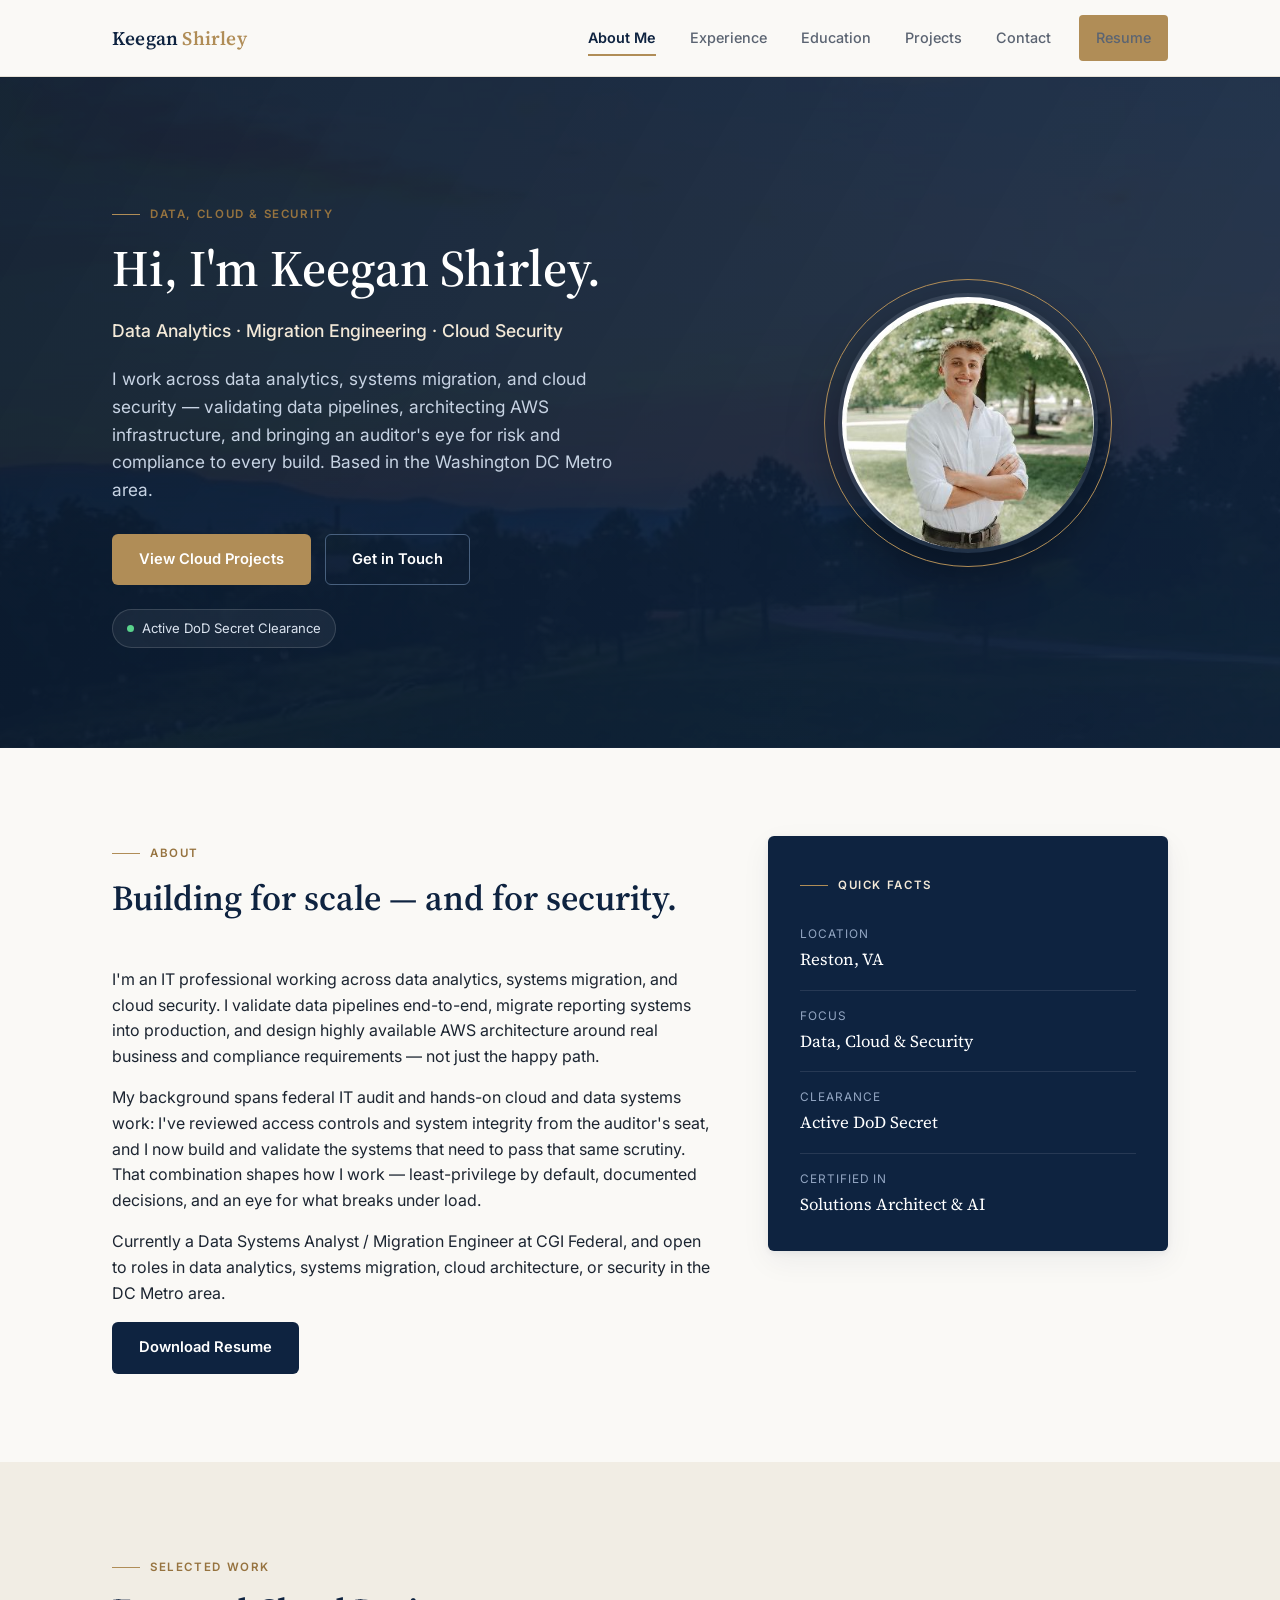
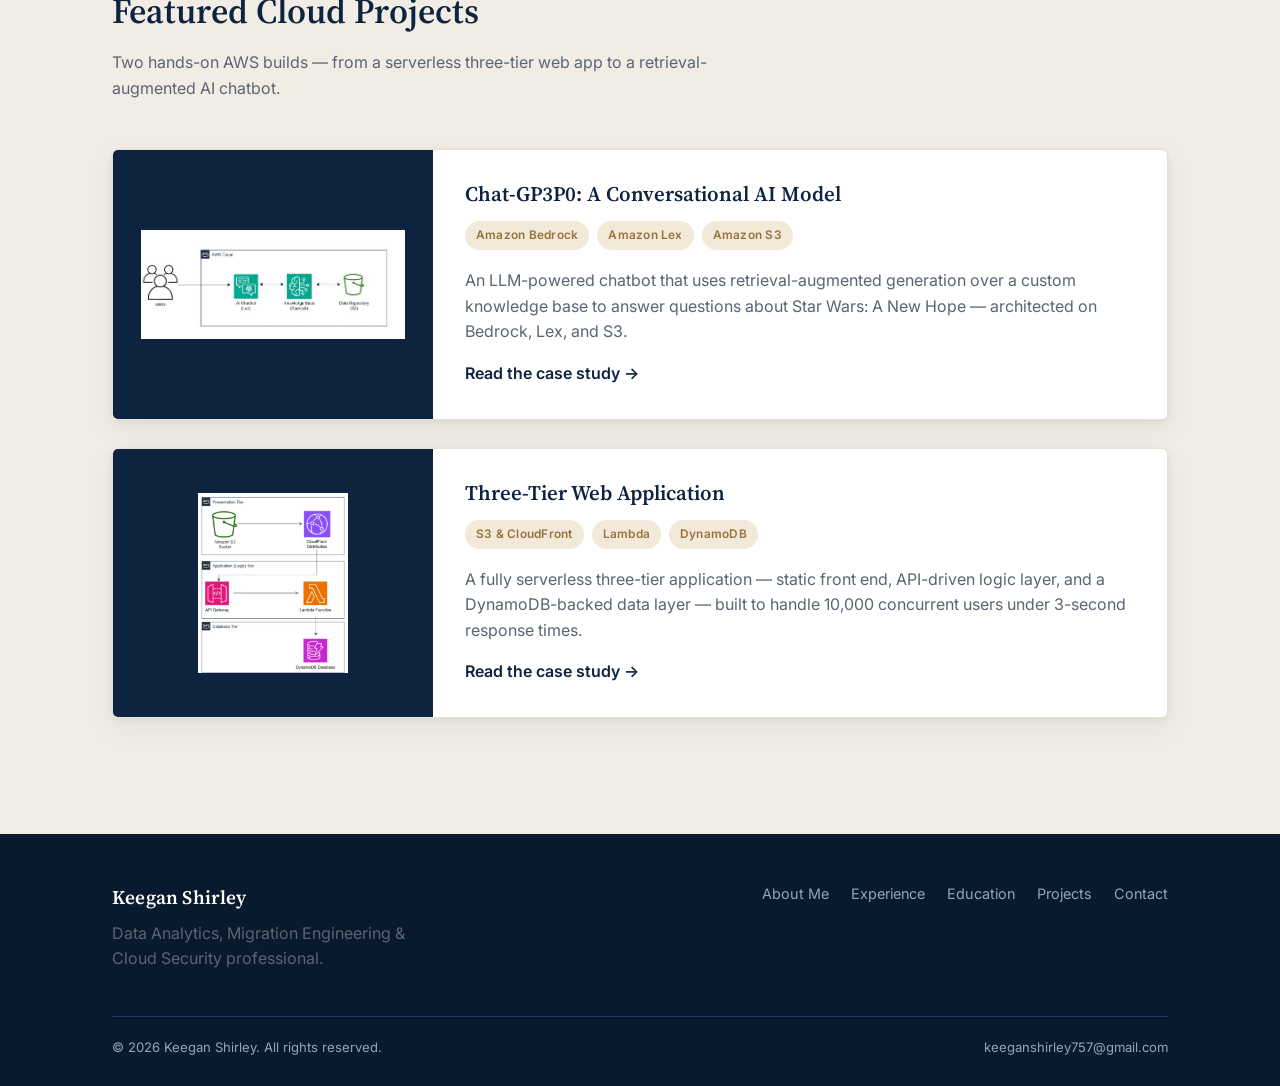
<file: index.html>
<!doctype html>
<html lang="en">
<head>
<meta charset="UTF-8">
<meta name="viewport" content="width=device-width, initial-scale=1">
<title>Keegan Shirley — Data, Cloud &amp; Security</title>
<meta name="description" content="Keegan Shirley — IT professional specializing in data analytics, systems migration, cloud architecture, and security.">
<link rel="preconnect" href="https://fonts.googleapis.com">
<link rel="preconnect" href="https://fonts.gstatic.com" crossorigin>
<link href="https://fonts.googleapis.com/css2?family=Source+Serif+4:wght@500;600;700&family=Inter:wght@400;500;600;700&display=swap" rel="stylesheet">
<link rel="stylesheet" href="/css/style.css">
</head>
<body>

<header class="site-header">
  <div class="nav-wrap">
    <a href="/" class="brand">Keegan <span>Shirley</span></a>
    <nav class="main-nav">
      <a href="/" data-match="/">About Me</a>
      <a href="/experience.html" data-match="/experience.html">Experience</a>
      <a href="/education.html" data-match="/education.html">Education</a>
      <a href="/projects/" data-match="/projects/">Projects</a>
      <a href="/contact.html" data-match="/contact.html">Contact</a>
      <a href="/resume/keegan-shirley-resume.pdf" class="btn btn-gold nav-cta" target="_blank" rel="noopener">Resume</a>
    </nav>
    <button class="nav-toggle" aria-label="Menu"><span></span><span></span><span></span></button>
  </div>
</header>

<section class="hero">
  <div class="container hero-grid">
    <div>
      <div class="eyebrow">Data, Cloud &amp; Security</div>
      <h1>Hi, I'm Keegan Shirley.</h1>
      <p class="role">Data Analytics &middot; Migration Engineering &middot; Cloud Security</p>
      <p class="lede">I work across data analytics, systems migration, and cloud security — validating data pipelines, architecting AWS infrastructure, and bringing an auditor's eye for risk and compliance to every build. Based in the Washington DC Metro area.</p>
      <div class="hero-actions">
        <a href="/projects/" class="btn btn-gold">View Cloud Projects</a>
        <a href="/contact.html" class="btn btn-outline">Get in Touch</a>
      </div>
      <div class="clearance-badge"><span class="dot"></span> Active DoD Secret Clearance</div>
    </div>
    <div class="hero-photo-wrap">
      <img src="/images/about/profile.jpg" alt="Keegan Shirley" class="hero-photo">
    </div>
  </div>
</section>

<section>
  <div class="container">
    <div class="intro-split">
      <div>
        <div class="section-head">
          <div class="eyebrow">About</div>
          <h2>Building for scale — and for security.</h2>
        </div>
        <p>I'm an IT professional working across data analytics, systems migration, and cloud security. I validate data pipelines end-to-end, migrate reporting systems into production, and design highly available AWS architecture around real business and compliance requirements — not just the happy path.</p>
        <p>My background spans federal IT audit and hands-on cloud and data systems work: I've reviewed access controls and system integrity from the auditor's seat, and I now build and validate the systems that need to pass that same scrutiny. That combination shapes how I work — least-privilege by default, documented decisions, and an eye for what breaks under load.</p>
        <p>Currently a Data Systems Analyst / Migration Engineer at CGI Federal, and open to roles in data analytics, systems migration, cloud architecture, or security in the DC Metro area.</p>
        <a href="/resume/keegan-shirley-resume.pdf" class="btn btn-primary" target="_blank" rel="noopener">Download Resume</a>
      </div>
      <div class="facts-card">
        <div class="eyebrow">Quick Facts</div>
        <ul class="facts-list">
          <li><span class="k">Location</span><span class="v">Reston, VA</span></li>
          <li><span class="k">Focus</span><span class="v">Data, Cloud &amp; Security</span></li>
          <li><span class="k">Clearance</span><span class="v">Active DoD Secret</span></li>
          <li><span class="k">Certified In</span><span class="v">Solutions Architect &amp; AI</span></li>
        </ul>
      </div>
    </div>
  </div>
</section>

<section class="alt">
  <div class="container">
    <div class="section-head">
      <div class="eyebrow">Selected Work</div>
      <h2>Featured Cloud Projects</h2>
      <p class="text-muted">Two hands-on AWS builds — from a serverless three-tier web app to a retrieval-augmented AI chatbot.</p>
    </div>

    <div class="project-card">
      <div class="thumb"><img src="/images/ai-model/architecture.jpg" alt="Chat-GP3P0 architecture diagram"></div>
      <div class="body">
        <h3>Chat-GP3P0: A Conversational AI Model</h3>
        <div class="tag-row"><span class="tag">Amazon Bedrock</span><span class="tag">Amazon Lex</span><span class="tag">Amazon S3</span></div>
        <p class="text-muted">An LLM-powered chatbot that uses retrieval-augmented generation over a custom knowledge base to answer questions about Star Wars: A New Hope — architected on Bedrock, Lex, and S3.</p>
        <a href="/projects/ai-model.html" class="read-link">Read the case study &rarr;</a>
      </div>
    </div>

    <div class="project-card">
      <div class="thumb"><img src="/images/three-tier/architecture.jpg" alt="Three-tier web application architecture diagram"></div>
      <div class="body">
        <h3>Three-Tier Web Application</h3>
        <div class="tag-row"><span class="tag">S3 &amp; CloudFront</span><span class="tag">Lambda</span><span class="tag">DynamoDB</span></div>
        <p class="text-muted">A fully serverless three-tier application — static front end, API-driven logic layer, and a DynamoDB-backed data layer — built to handle 10,000 concurrent users under 3-second response times.</p>
        <a href="/projects/three-tier.html" class="read-link">Read the case study &rarr;</a>
      </div>
    </div>
  </div>
</section>

<footer class="site-footer">
  <div class="container">
    <div class="footer-grid">
      <div>
        <div class="brand">Keegan Shirley</div>
        <p class="text-muted" style="margin-top:8px;max-width:34ch;">Data Analytics, Migration Engineering &amp; Cloud Security professional.</p>
      </div>
      <nav class="footer-nav">
        <a href="/">About Me</a>
        <a href="/experience.html">Experience</a>
        <a href="/education.html">Education</a>
        <a href="/projects/">Projects</a>
        <a href="/contact.html">Contact</a>
      </nav>
    </div>
    <div class="footer-bottom">
      <span>&copy; 2026 Keegan Shirley. All rights reserved.</span>
      <span><a href="mailto:keeganshirley757@gmail.com">keeganshirley757@gmail.com</a></span>
    </div>
  </div>
</footer>

<script src="/js/main.js"></script>
</body>
</html>
</file>
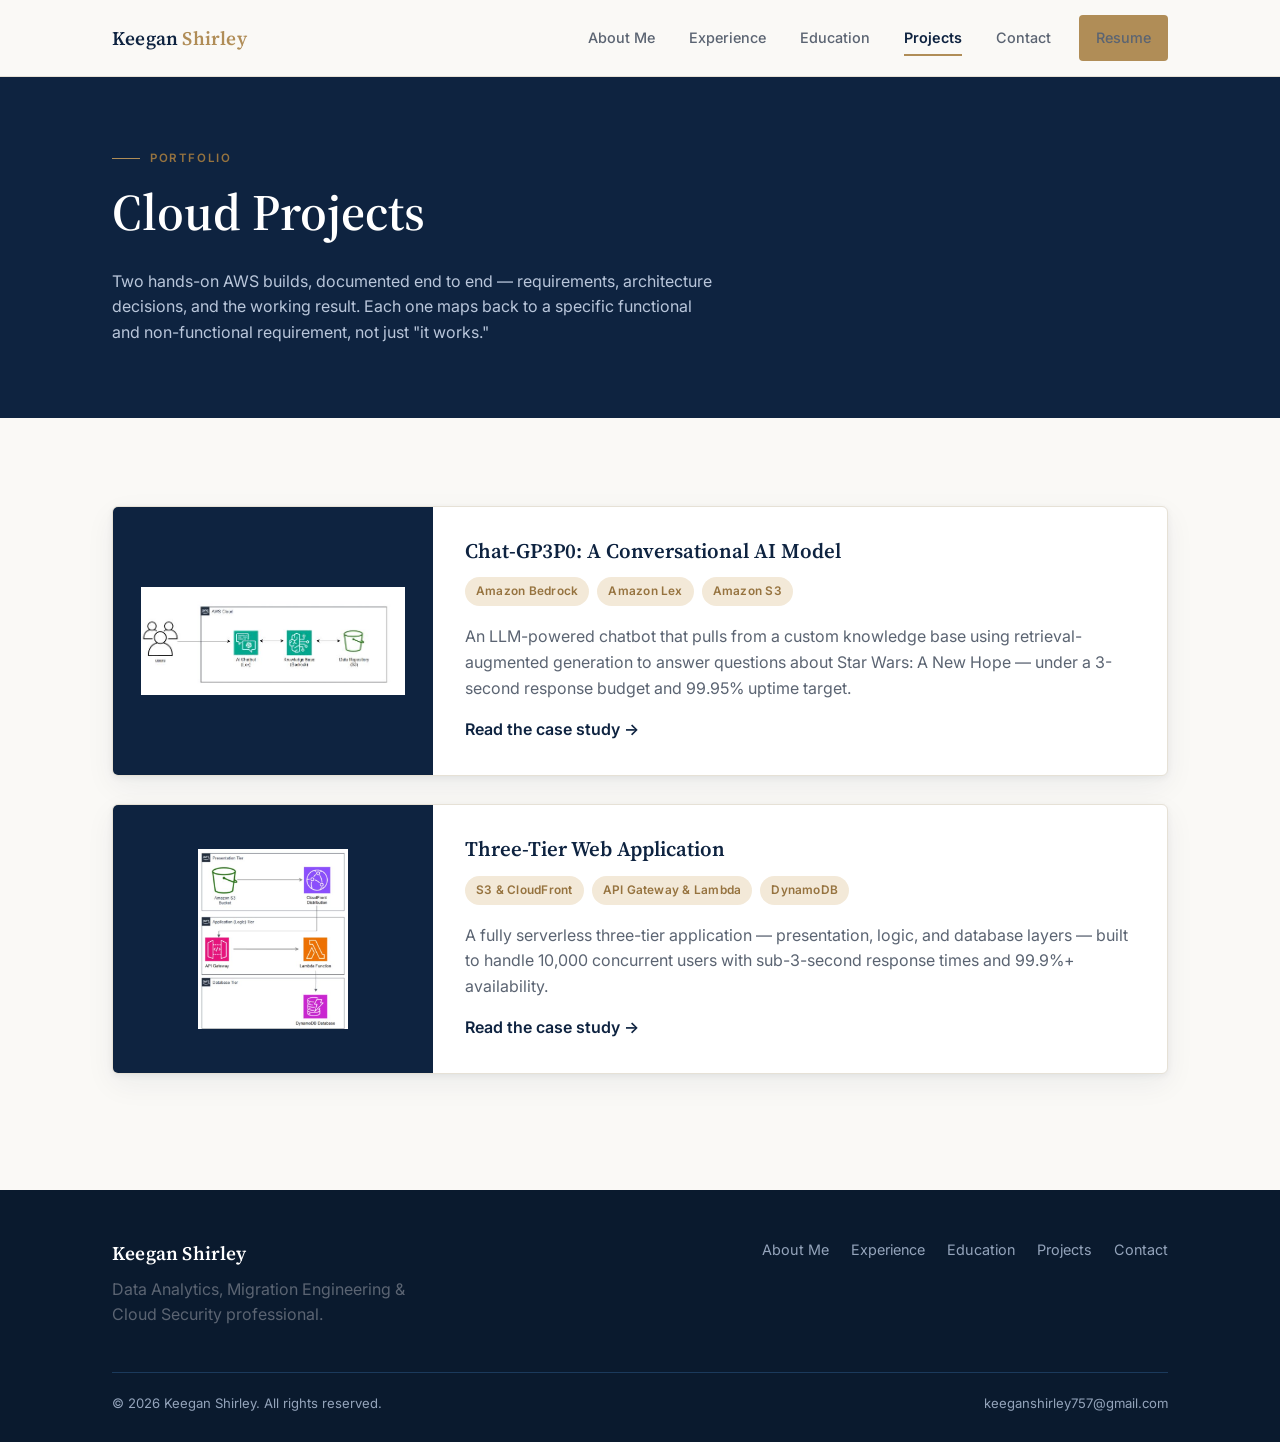
<file: projects/index.html>
<!doctype html>
<html lang="en">
<head>
<meta charset="UTF-8">
<meta name="viewport" content="width=device-width, initial-scale=1">
<title>Cloud Projects — Keegan Shirley</title>
<meta name="description" content="AWS cloud project case studies: a serverless three-tier web application and a retrieval-augmented AI chatbot.">
<link rel="preconnect" href="https://fonts.googleapis.com">
<link rel="preconnect" href="https://fonts.gstatic.com" crossorigin>
<link href="https://fonts.googleapis.com/css2?family=Source+Serif+4:wght@500;600;700&family=Inter:wght@400;500;600;700&display=swap" rel="stylesheet">
<link rel="stylesheet" href="/css/style.css">
</head>
<body>

<header class="site-header">
  <div class="nav-wrap">
    <a href="/" class="brand">Keegan <span>Shirley</span></a>
    <nav class="main-nav">
      <a href="/" data-match="/">About Me</a>
      <a href="/experience.html" data-match="/experience.html">Experience</a>
      <a href="/education.html" data-match="/education.html">Education</a>
      <a href="/projects/" data-match="/projects/">Projects</a>
      <a href="/contact.html" data-match="/contact.html">Contact</a>
      <a href="/resume/keegan-shirley-resume.pdf" class="btn btn-gold nav-cta" target="_blank" rel="noopener">Resume</a>
    </nav>
    <button class="nav-toggle" aria-label="Menu"><span></span><span></span><span></span></button>
  </div>
</header>

<section class="dark" style="padding:64px 0 56px;">
  <div class="container">
    <div class="eyebrow">Portfolio</div>
    <h1 class="mt-0">Cloud Projects</h1>
    <p style="max-width:60ch;">Two hands-on AWS builds, documented end to end — requirements, architecture decisions, and the working result. Each one maps back to a specific functional and non-functional requirement, not just "it works."</p>
  </div>
</section>

<section>
  <div class="container">
    <div class="project-card">
      <div class="thumb"><img src="/images/ai-model/architecture.jpg" alt="Chat-GP3P0 architecture diagram"></div>
      <div class="body">
        <h3>Chat-GP3P0: A Conversational AI Model</h3>
        <div class="tag-row"><span class="tag">Amazon Bedrock</span><span class="tag">Amazon Lex</span><span class="tag">Amazon S3</span></div>
        <p class="text-muted">An LLM-powered chatbot that pulls from a custom knowledge base using retrieval-augmented generation to answer questions about Star Wars: A New Hope — under a 3-second response budget and 99.95% uptime target.</p>
        <a href="/projects/ai-model.html" class="read-link">Read the case study &rarr;</a>
      </div>
    </div>

    <div class="project-card">
      <div class="thumb"><img src="/images/three-tier/architecture.jpg" alt="Three-tier web application architecture diagram"></div>
      <div class="body">
        <h3>Three-Tier Web Application</h3>
        <div class="tag-row"><span class="tag">S3 &amp; CloudFront</span><span class="tag">API Gateway &amp; Lambda</span><span class="tag">DynamoDB</span></div>
        <p class="text-muted">A fully serverless three-tier application — presentation, logic, and database layers — built to handle 10,000 concurrent users with sub-3-second response times and 99.9%+ availability.</p>
        <a href="/projects/three-tier.html" class="read-link">Read the case study &rarr;</a>
      </div>
    </div>
  </div>
</section>

<footer class="site-footer">
  <div class="container">
    <div class="footer-grid">
      <div>
        <div class="brand">Keegan Shirley</div>
        <p class="text-muted" style="margin-top:8px;max-width:34ch;">Data Analytics, Migration Engineering &amp; Cloud Security professional.</p>
      </div>
      <nav class="footer-nav">
        <a href="/">About Me</a>
        <a href="/experience.html">Experience</a>
        <a href="/education.html">Education</a>
        <a href="/projects/">Projects</a>
        <a href="/contact.html">Contact</a>
      </nav>
    </div>
    <div class="footer-bottom">
      <span>&copy; 2026 Keegan Shirley. All rights reserved.</span>
      <span><a href="mailto:keeganshirley757@gmail.com">keeganshirley757@gmail.com</a></span>
    </div>
  </div>
</footer>

<script src="/js/main.js"></script>
</body>
</html>
</file>
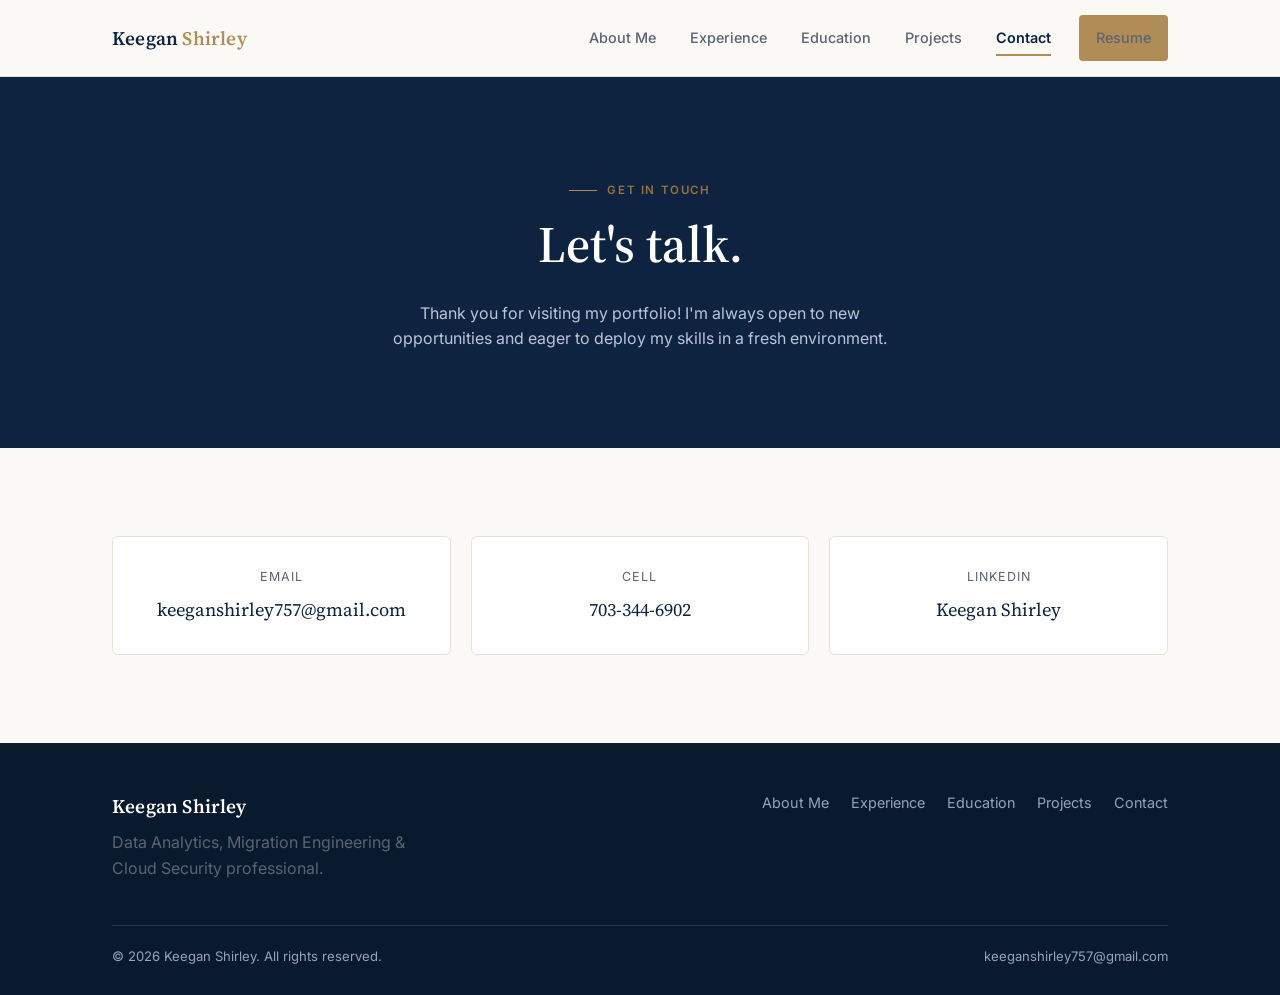
<file: contact.html>
<!doctype html>
<html lang="en">
<head>
<meta charset="UTF-8">
<meta name="viewport" content="width=device-width, initial-scale=1">
<title>Contact — Keegan Shirley</title>
<meta name="description" content="Get in touch with Keegan Shirley — email, phone, and LinkedIn.">
<link rel="preconnect" href="https://fonts.googleapis.com">
<link rel="preconnect" href="https://fonts.gstatic.com" crossorigin>
<link href="https://fonts.googleapis.com/css2?family=Source+Serif+4:wght@500;600;700&family=Inter:wght@400;500;600;700&display=swap" rel="stylesheet">
<link rel="stylesheet" href="/css/style.css">
</head>
<body>

<header class="site-header">
  <div class="nav-wrap">
    <a href="/" class="brand">Keegan <span>Shirley</span></a>
    <nav class="main-nav">
      <a href="/" data-match="/">About Me</a>
      <a href="/experience.html" data-match="/experience.html">Experience</a>
      <a href="/education.html" data-match="/education.html">Education</a>
      <a href="/projects/" data-match="/projects/">Projects</a>
      <a href="/contact.html" data-match="/contact.html">Contact</a>
      <a href="/resume/keegan-shirley-resume.pdf" class="btn btn-gold nav-cta" target="_blank" rel="noopener">Resume</a>
    </nav>
    <button class="nav-toggle" aria-label="Menu"><span></span><span></span><span></span></button>
  </div>
</header>

<section class="dark" style="padding:96px 0;">
  <div class="container center">
    <div class="eyebrow">Get In Touch</div>
    <h1>Let's talk.</h1>
    <p style="max-width:50ch;margin:0 auto;">Thank you for visiting my portfolio! I'm always open to new opportunities and eager to deploy my skills in a fresh environment.</p>
  </div>
</section>

<section>
  <div class="container">
    <div class="contact-grid">
      <div class="contact-card">
        <div class="label">Email</div>
        <a class="value" href="mailto:keeganshirley757@gmail.com">keeganshirley757@gmail.com</a>
      </div>
      <div class="contact-card">
        <div class="label">Cell</div>
        <a class="value" href="tel:+17033446902">703-344-6902</a>
      </div>
      <div class="contact-card">
        <div class="label">LinkedIn</div>
        <a class="value" href="https://www.linkedin.com/in/keegan-shirley-0a24461ba/" target="_blank" rel="noopener">Keegan Shirley</a>
      </div>
    </div>
  </div>
</section>

<footer class="site-footer">
  <div class="container">
    <div class="footer-grid">
      <div>
        <div class="brand">Keegan Shirley</div>
        <p class="text-muted" style="margin-top:8px;max-width:34ch;">Data Analytics, Migration Engineering &amp; Cloud Security professional.</p>
      </div>
      <nav class="footer-nav">
        <a href="/">About Me</a>
        <a href="/experience.html">Experience</a>
        <a href="/education.html">Education</a>
        <a href="/projects/">Projects</a>
        <a href="/contact.html">Contact</a>
      </nav>
    </div>
    <div class="footer-bottom">
      <span>&copy; 2026 Keegan Shirley. All rights reserved.</span>
      <span><a href="mailto:keeganshirley757@gmail.com">keeganshirley757@gmail.com</a></span>
    </div>
  </div>
</footer>

<script src="/js/main.js"></script>
</body>
</html>
</file>
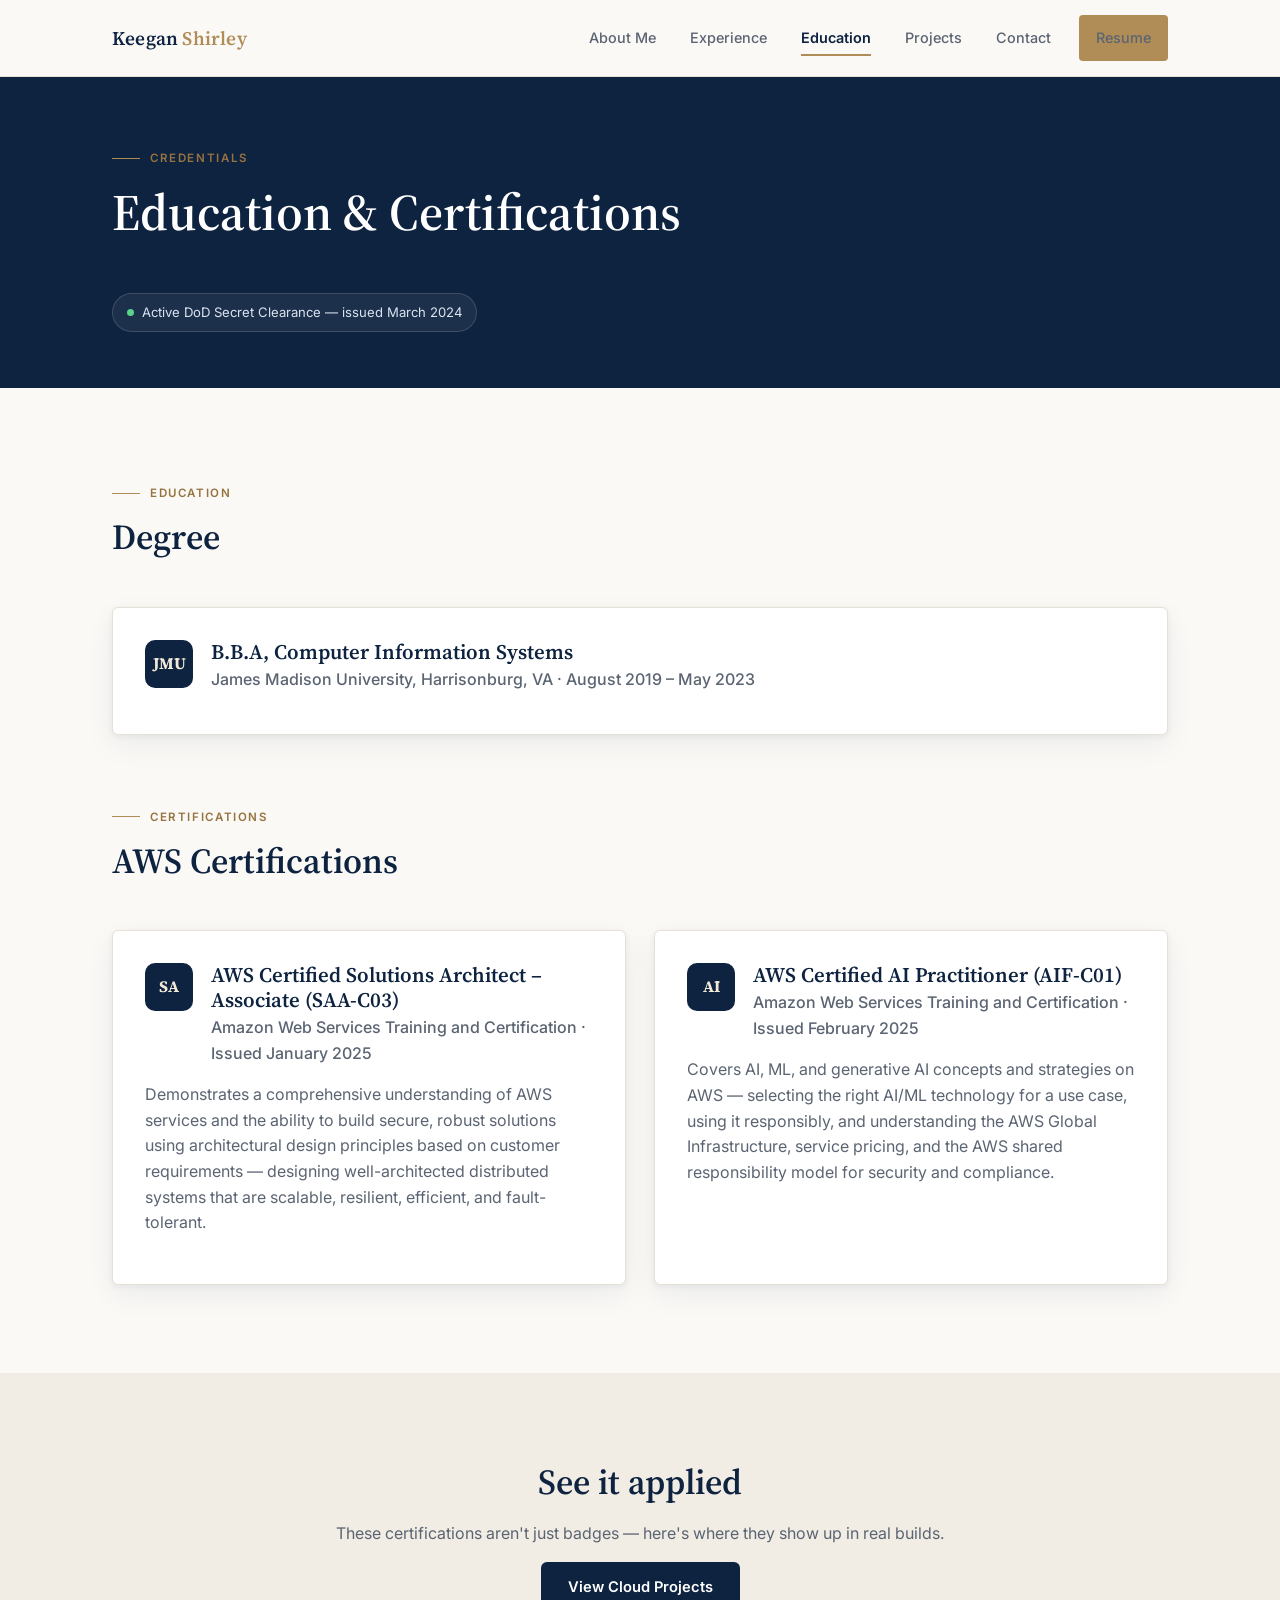
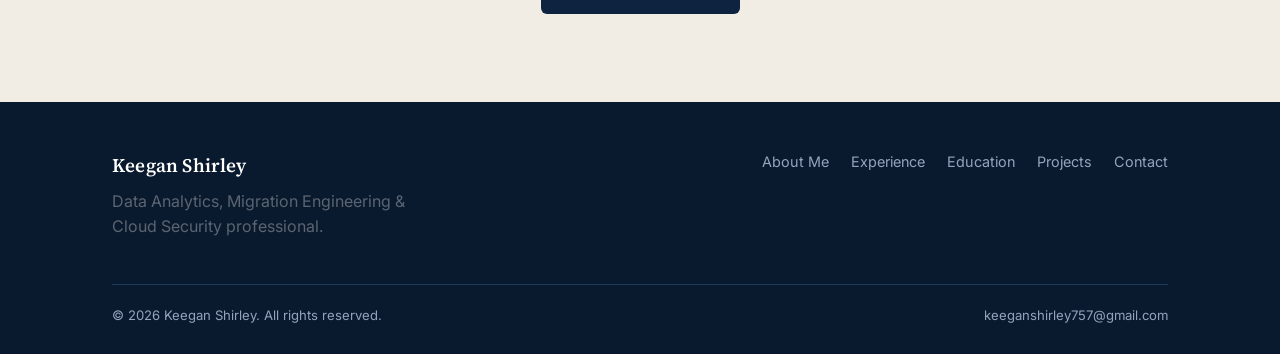
<file: education.html>
<!doctype html>
<html lang="en">
<head>
<meta charset="UTF-8">
<meta name="viewport" content="width=device-width, initial-scale=1">
<title>Education &amp; Certifications — Keegan Shirley</title>
<meta name="description" content="B.B.A in Computer Information Systems from James Madison University. AWS Certified Solutions Architect – Associate and AWS Certified AI Practitioner.">
<link rel="preconnect" href="https://fonts.googleapis.com">
<link rel="preconnect" href="https://fonts.gstatic.com" crossorigin>
<link href="https://fonts.googleapis.com/css2?family=Source+Serif+4:wght@500;600;700&family=Inter:wght@400;500;600;700&display=swap" rel="stylesheet">
<link rel="stylesheet" href="/css/style.css">
</head>
<body>

<header class="site-header">
  <div class="nav-wrap">
    <a href="/" class="brand">Keegan <span>Shirley</span></a>
    <nav class="main-nav">
      <a href="/" data-match="/">About Me</a>
      <a href="/experience.html" data-match="/experience.html">Experience</a>
      <a href="/education.html" data-match="/education.html">Education</a>
      <a href="/projects/" data-match="/projects/">Projects</a>
      <a href="/contact.html" data-match="/contact.html">Contact</a>
      <a href="/resume/keegan-shirley-resume.pdf" class="btn btn-gold nav-cta" target="_blank" rel="noopener">Resume</a>
    </nav>
    <button class="nav-toggle" aria-label="Menu"><span></span><span></span><span></span></button>
  </div>
</header>

<section class="dark" style="padding:64px 0 56px;">
  <div class="container">
    <div class="eyebrow">Credentials</div>
    <h1 class="mt-0">Education &amp; Certifications</h1>
    <div class="clearance-badge"><span class="dot"></span> Active DoD Secret Clearance — issued March 2024</div>
  </div>
</section>

<section>
  <div class="container">
    <div class="section-head">
      <div class="eyebrow">Education</div>
      <h2>Degree</h2>
    </div>
    <div class="card card-pad" style="margin-bottom:64px;">
      <div class="cert-card">
        <div class="cert-icon">JMU</div>
        <div>
          <h3 style="margin-bottom:2px;">B.B.A, Computer Information Systems</h3>
          <div class="text-muted" style="margin-bottom:10px;font-weight:500;">James Madison University, Harrisonburg, VA &middot; August 2019 – May 2023</div>
        </div>
      </div>
    </div>

    <div class="section-head">
      <div class="eyebrow">Certifications</div>
      <h2>AWS Certifications</h2>
    </div>

    <div class="grid-2">
      <div class="card card-pad">
        <div class="cert-card" style="margin-bottom:16px;">
          <div class="cert-icon">SA</div>
          <div>
            <h3 style="margin-bottom:2px;">AWS Certified Solutions Architect – Associate (SAA-C03)</h3>
            <div class="text-muted" style="font-weight:500;">Amazon Web Services Training and Certification &middot; Issued January 2025</div>
          </div>
        </div>
        <p class="text-muted">Demonstrates a comprehensive understanding of AWS services and the ability to build secure, robust solutions using architectural design principles based on customer requirements — designing well-architected distributed systems that are scalable, resilient, efficient, and fault-tolerant.</p>
      </div>

      <div class="card card-pad">
        <div class="cert-card" style="margin-bottom:16px;">
          <div class="cert-icon">AI</div>
          <div>
            <h3 style="margin-bottom:2px;">AWS Certified AI Practitioner (AIF-C01)</h3>
            <div class="text-muted" style="font-weight:500;">Amazon Web Services Training and Certification &middot; Issued February 2025</div>
          </div>
        </div>
        <p class="text-muted">Covers AI, ML, and generative AI concepts and strategies on AWS — selecting the right AI/ML technology for a use case, using it responsibly, and understanding the AWS Global Infrastructure, service pricing, and the AWS shared responsibility model for security and compliance.</p>
      </div>
    </div>
  </div>
</section>

<section class="alt center">
  <div class="container">
    <h2>See it applied</h2>
    <p class="text-muted">These certifications aren't just badges — here's where they show up in real builds.</p>
    <a href="/projects/" class="btn btn-primary">View Cloud Projects</a>
  </div>
</section>

<footer class="site-footer">
  <div class="container">
    <div class="footer-grid">
      <div>
        <div class="brand">Keegan Shirley</div>
        <p class="text-muted" style="margin-top:8px;max-width:34ch;">Data Analytics, Migration Engineering &amp; Cloud Security professional.</p>
      </div>
      <nav class="footer-nav">
        <a href="/">About Me</a>
        <a href="/experience.html">Experience</a>
        <a href="/education.html">Education</a>
        <a href="/projects/">Projects</a>
        <a href="/contact.html">Contact</a>
      </nav>
    </div>
    <div class="footer-bottom">
      <span>&copy; 2026 Keegan Shirley. All rights reserved.</span>
      <span><a href="mailto:keeganshirley757@gmail.com">keeganshirley757@gmail.com</a></span>
    </div>
  </div>
</footer>

<script src="/js/main.js"></script>
</body>
</html>
</file>
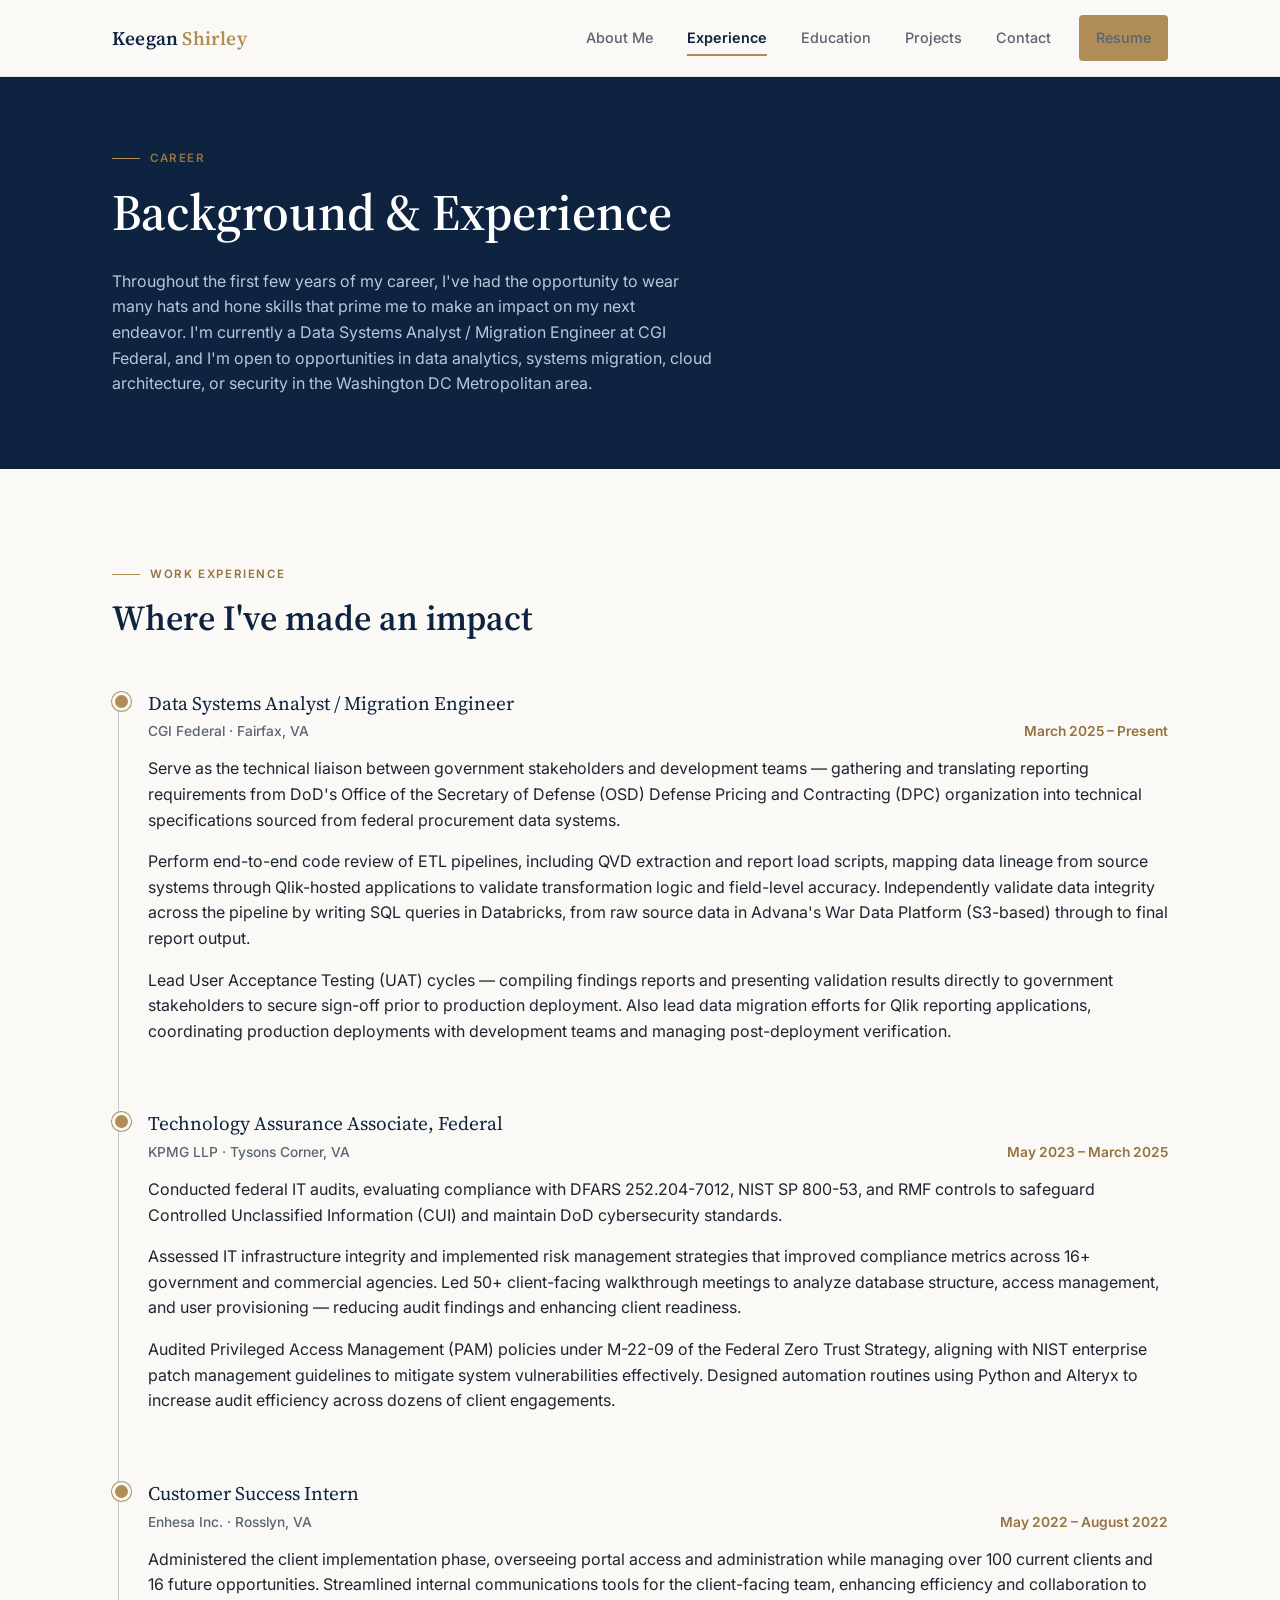
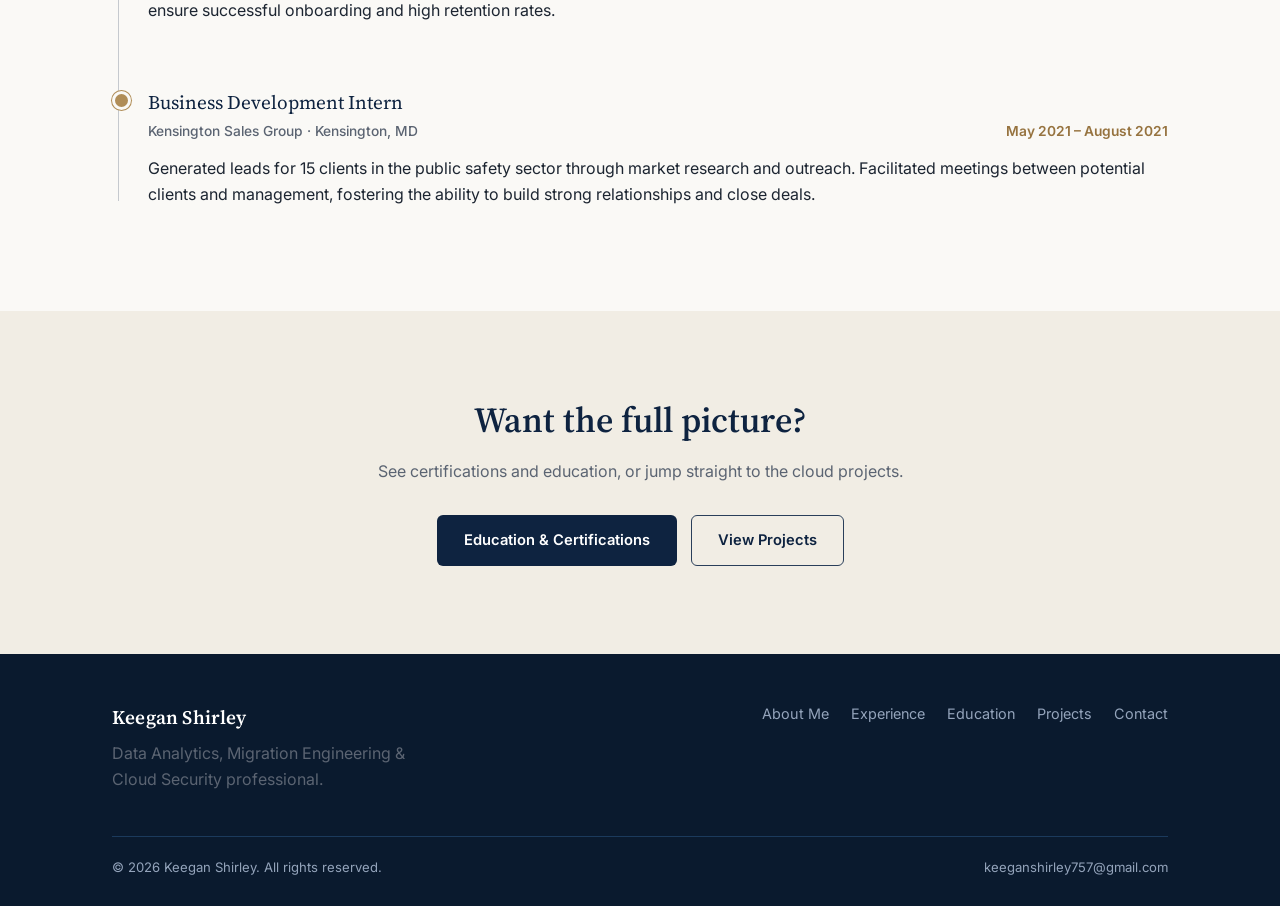
<file: experience.html>
<!doctype html>
<html lang="en">
<head>
<meta charset="UTF-8">
<meta name="viewport" content="width=device-width, initial-scale=1">
<title>Background &amp; Experience — Keegan Shirley</title>
<meta name="description" content="Work experience: CGI Federal, KPMG LLP, Enhesa Inc., and Kensington Sales Group.">
<link rel="preconnect" href="https://fonts.googleapis.com">
<link rel="preconnect" href="https://fonts.gstatic.com" crossorigin>
<link href="https://fonts.googleapis.com/css2?family=Source+Serif+4:wght@500;600;700&family=Inter:wght@400;500;600;700&display=swap" rel="stylesheet">
<link rel="stylesheet" href="/css/style.css">
</head>
<body>

<header class="site-header">
  <div class="nav-wrap">
    <a href="/" class="brand">Keegan <span>Shirley</span></a>
    <nav class="main-nav">
      <a href="/" data-match="/">About Me</a>
      <a href="/experience.html" data-match="/experience.html">Experience</a>
      <a href="/education.html" data-match="/education.html">Education</a>
      <a href="/projects/" data-match="/projects/">Projects</a>
      <a href="/contact.html" data-match="/contact.html">Contact</a>
      <a href="/resume/keegan-shirley-resume.pdf" class="btn btn-gold nav-cta" target="_blank" rel="noopener">Resume</a>
    </nav>
    <button class="nav-toggle" aria-label="Menu"><span></span><span></span><span></span></button>
  </div>
</header>

<section class="dark" style="padding:64px 0 56px;">
  <div class="container">
    <div class="eyebrow">Career</div>
    <h1 class="mt-0">Background &amp; Experience</h1>
    <p style="max-width:60ch;">Throughout the first few years of my career, I've had the opportunity to wear many hats and hone skills that prime me to make an impact on my next endeavor. I'm currently a Data Systems Analyst / Migration Engineer at CGI Federal, and I'm open to opportunities in data analytics, systems migration, cloud architecture, or security in the Washington DC Metropolitan area.</p>
  </div>
</section>

<section>
  <div class="container">
    <div class="section-head">
      <div class="eyebrow">Work Experience</div>
      <h2>Where I've made an impact</h2>
    </div>

    <div class="timeline">
      <div class="timeline-item">
        <div class="role">Data Systems Analyst / Migration Engineer</div>
        <div class="meta"><span class="company">CGI Federal · Fairfax, VA</span><span>March 2025 – Present</span></div>
        <p>Serve as the technical liaison between government stakeholders and development teams — gathering and translating reporting requirements from DoD's Office of the Secretary of Defense (OSD) Defense Pricing and Contracting (DPC) organization into technical specifications sourced from federal procurement data systems.</p>
        <p>Perform end-to-end code review of ETL pipelines, including QVD extraction and report load scripts, mapping data lineage from source systems through Qlik-hosted applications to validate transformation logic and field-level accuracy. Independently validate data integrity across the pipeline by writing SQL queries in Databricks, from raw source data in Advana's War Data Platform (S3-based) through to final report output.</p>
        <p>Lead User Acceptance Testing (UAT) cycles — compiling findings reports and presenting validation results directly to government stakeholders to secure sign-off prior to production deployment. Also lead data migration efforts for Qlik reporting applications, coordinating production deployments with development teams and managing post-deployment verification.</p>
      </div>

      <div class="timeline-item">
        <div class="role">Technology Assurance Associate, Federal</div>
        <div class="meta"><span class="company">KPMG LLP · Tysons Corner, VA</span><span>May 2023 – March 2025</span></div>
        <p>Conducted federal IT audits, evaluating compliance with DFARS 252.204-7012, NIST SP 800-53, and RMF controls to safeguard Controlled Unclassified Information (CUI) and maintain DoD cybersecurity standards.</p>
        <p>Assessed IT infrastructure integrity and implemented risk management strategies that improved compliance metrics across 16+ government and commercial agencies. Led 50+ client-facing walkthrough meetings to analyze database structure, access management, and user provisioning — reducing audit findings and enhancing client readiness.</p>
        <p>Audited Privileged Access Management (PAM) policies under M-22-09 of the Federal Zero Trust Strategy, aligning with NIST enterprise patch management guidelines to mitigate system vulnerabilities effectively. Designed automation routines using Python and Alteryx to increase audit efficiency across dozens of client engagements.</p>
      </div>

      <div class="timeline-item">
        <div class="role">Customer Success Intern</div>
        <div class="meta"><span class="company">Enhesa Inc. · Rosslyn, VA</span><span>May 2022 – August 2022</span></div>
        <p>Administered the client implementation phase, overseeing portal access and administration while managing over 100 current clients and 16 future opportunities. Streamlined internal communications tools for the client-facing team, enhancing efficiency and collaboration to ensure successful onboarding and high retention rates.</p>
      </div>

      <div class="timeline-item">
        <div class="role">Business Development Intern</div>
        <div class="meta"><span class="company">Kensington Sales Group · Kensington, MD</span><span>May 2021 – August 2021</span></div>
        <p>Generated leads for 15 clients in the public safety sector through market research and outreach. Facilitated meetings between potential clients and management, fostering the ability to build strong relationships and close deals.</p>
      </div>
    </div>
  </div>
</section>

<section class="alt center">
  <div class="container">
    <h2>Want the full picture?</h2>
    <p class="text-muted">See certifications and education, or jump straight to the cloud projects.</p>
    <div class="hero-actions" style="justify-content:center;">
      <a href="/education.html" class="btn btn-primary">Education &amp; Certifications</a>
      <a href="/projects/" class="btn btn-outline">View Projects</a>
    </div>
  </div>
</section>

<footer class="site-footer">
  <div class="container">
    <div class="footer-grid">
      <div>
        <div class="brand">Keegan Shirley</div>
        <p class="text-muted" style="margin-top:8px;max-width:34ch;">Data Analytics, Migration Engineering &amp; Cloud Security professional.</p>
      </div>
      <nav class="footer-nav">
        <a href="/">About Me</a>
        <a href="/experience.html">Experience</a>
        <a href="/education.html">Education</a>
        <a href="/projects/">Projects</a>
        <a href="/contact.html">Contact</a>
      </nav>
    </div>
    <div class="footer-bottom">
      <span>&copy; 2026 Keegan Shirley. All rights reserved.</span>
      <span><a href="mailto:keeganshirley757@gmail.com">keeganshirley757@gmail.com</a></span>
    </div>
  </div>
</footer>

<script src="/js/main.js"></script>
</body>
</html>
</file>
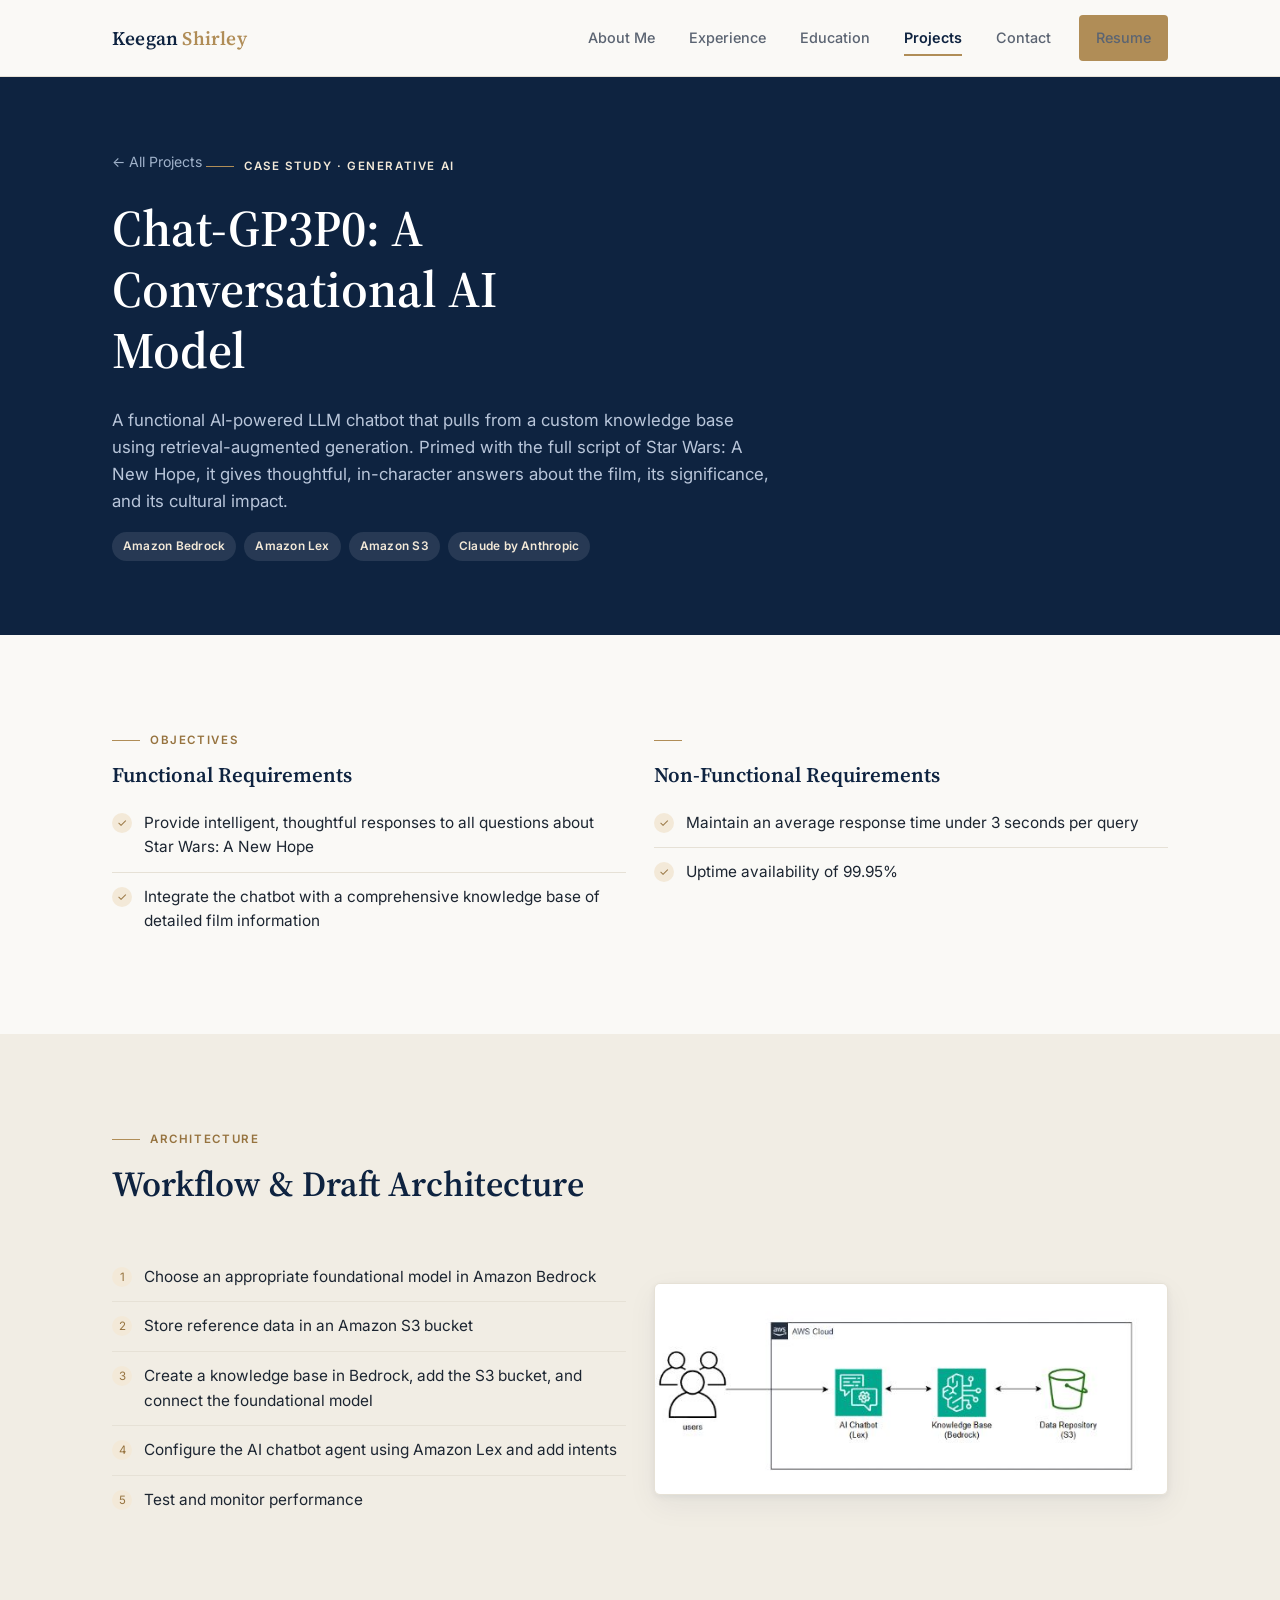
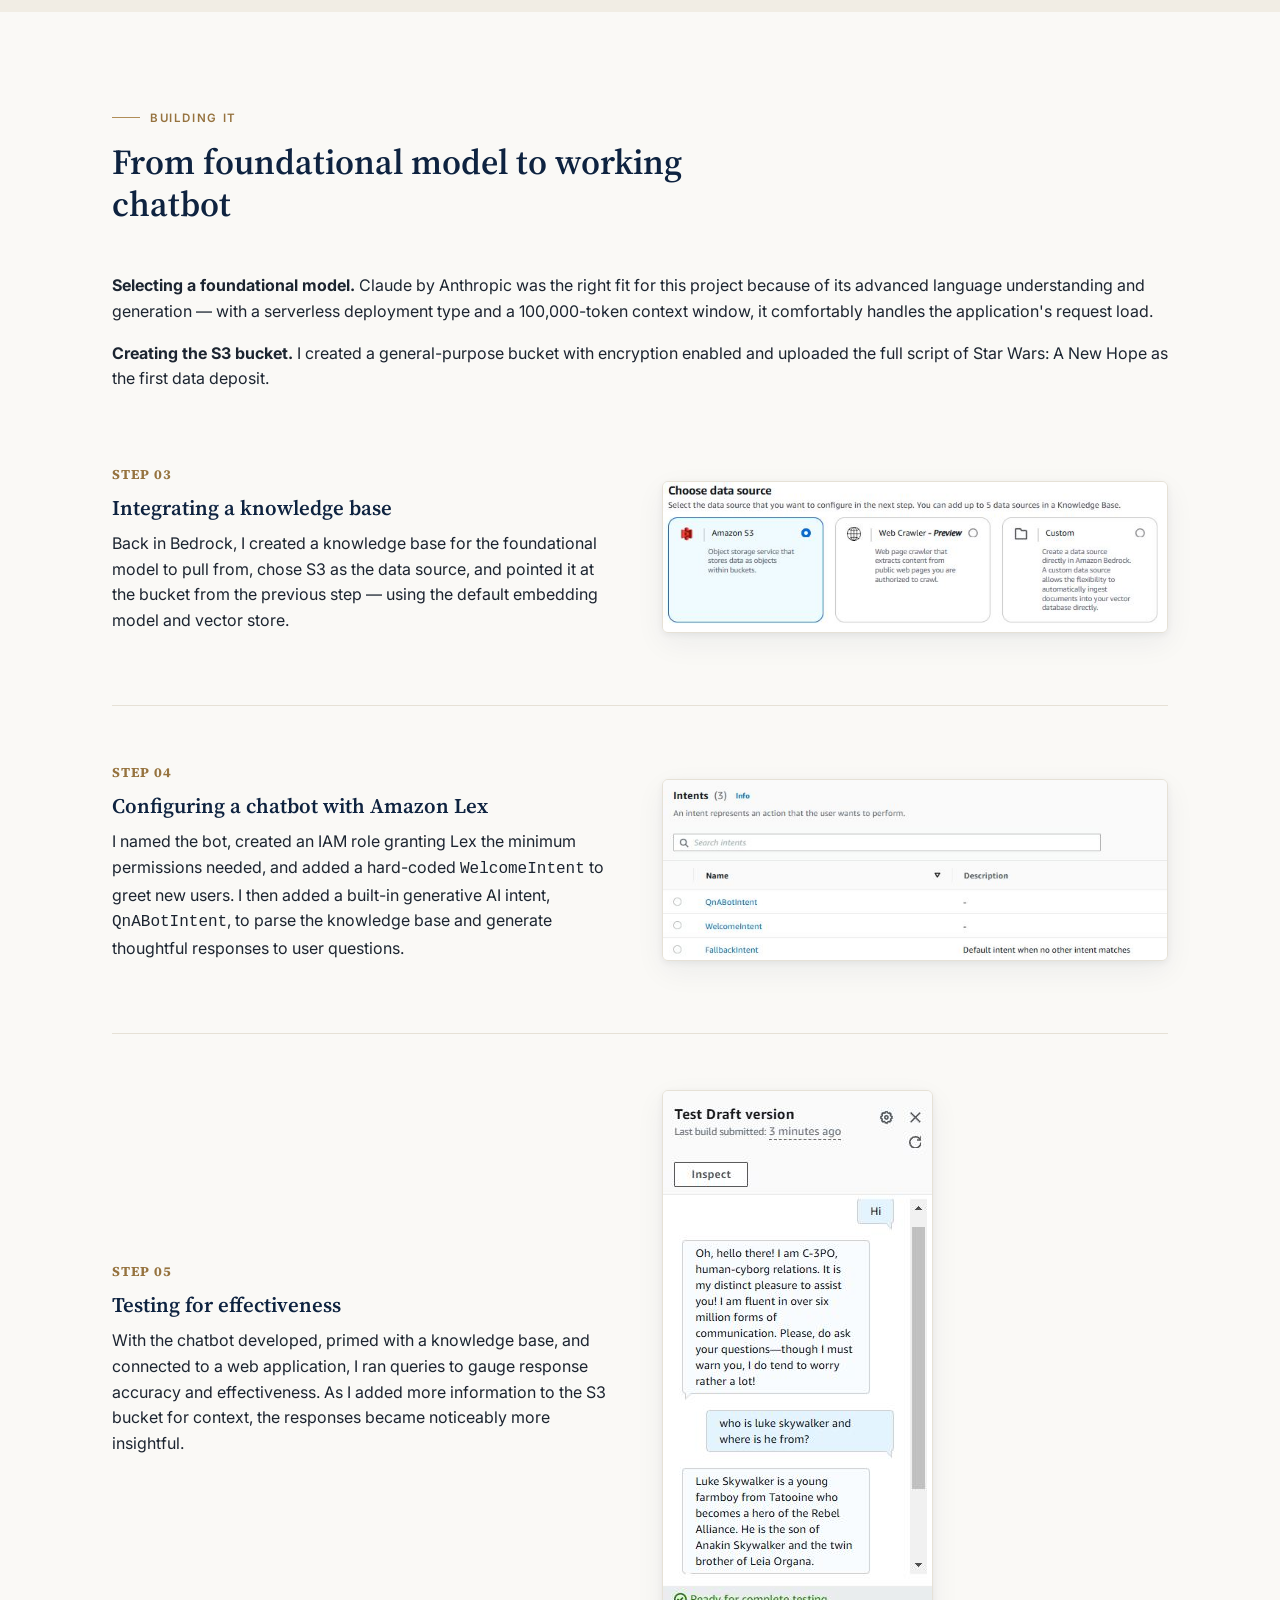
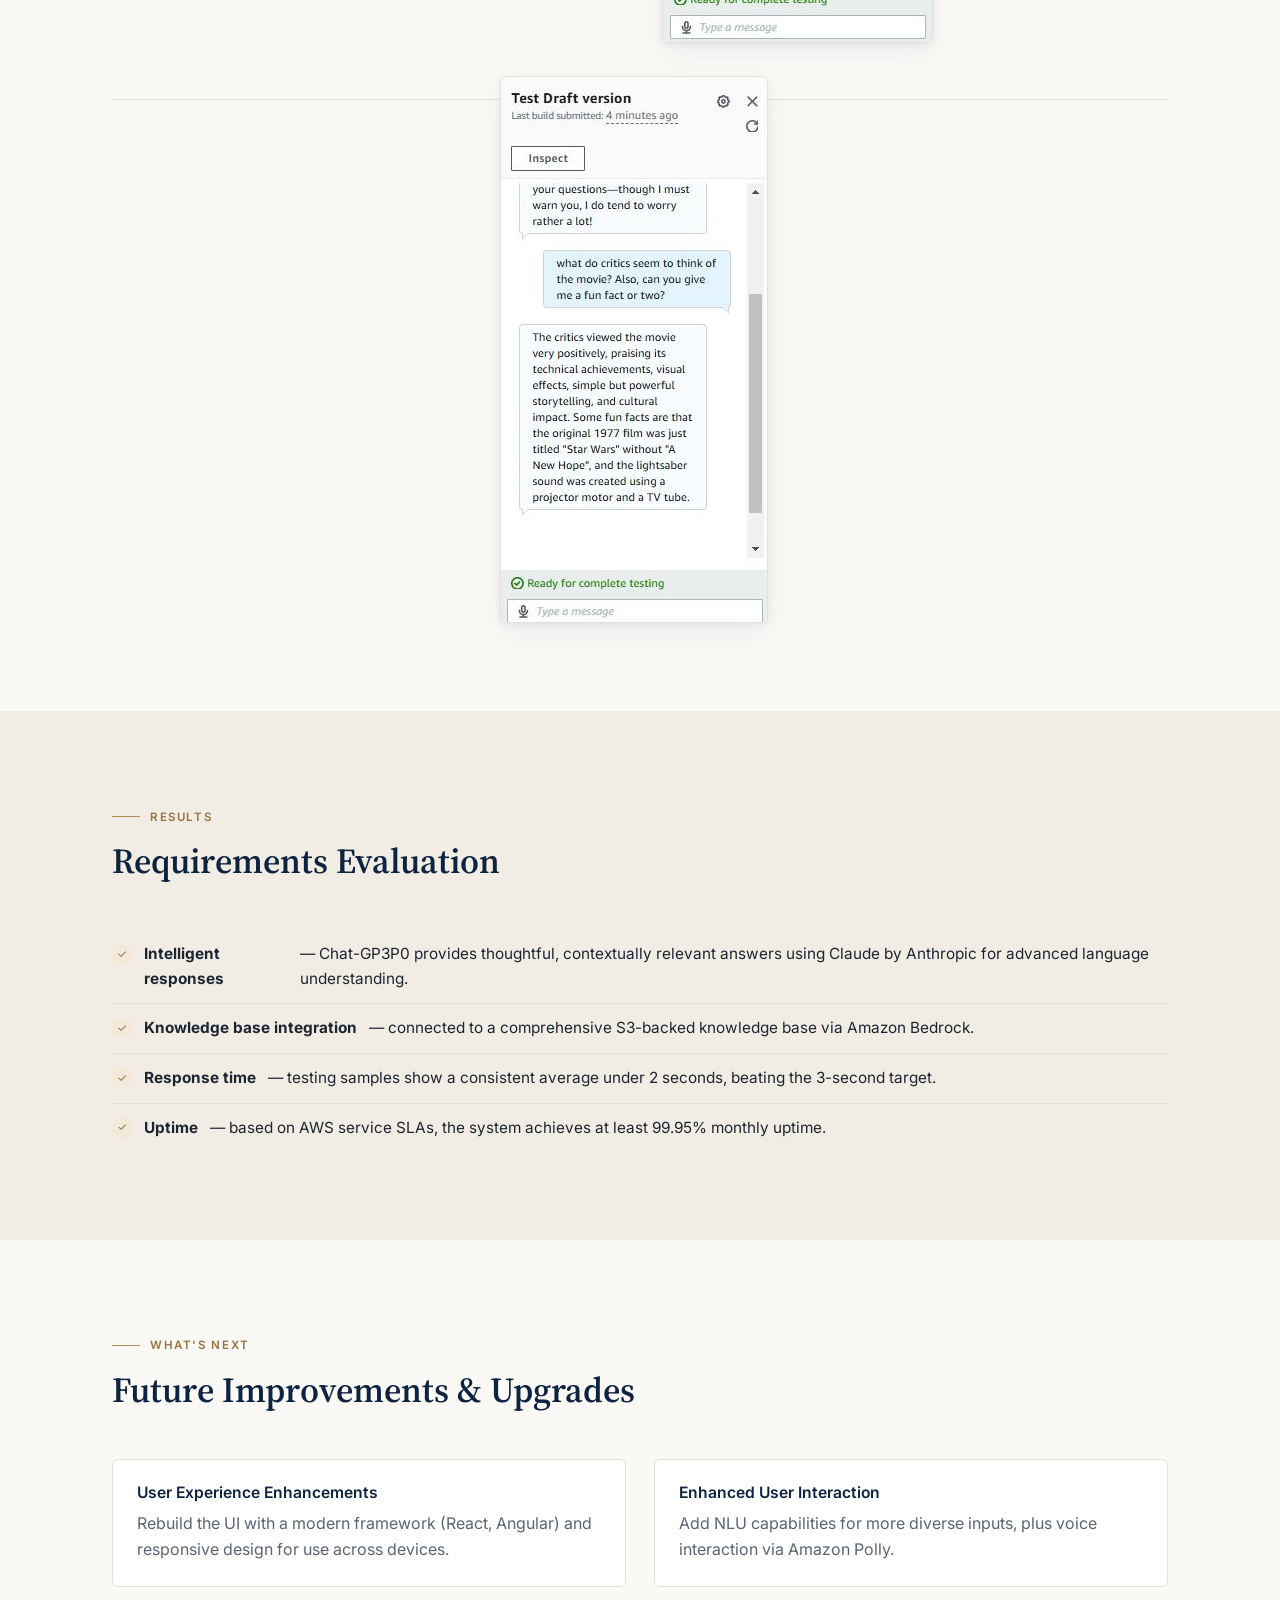
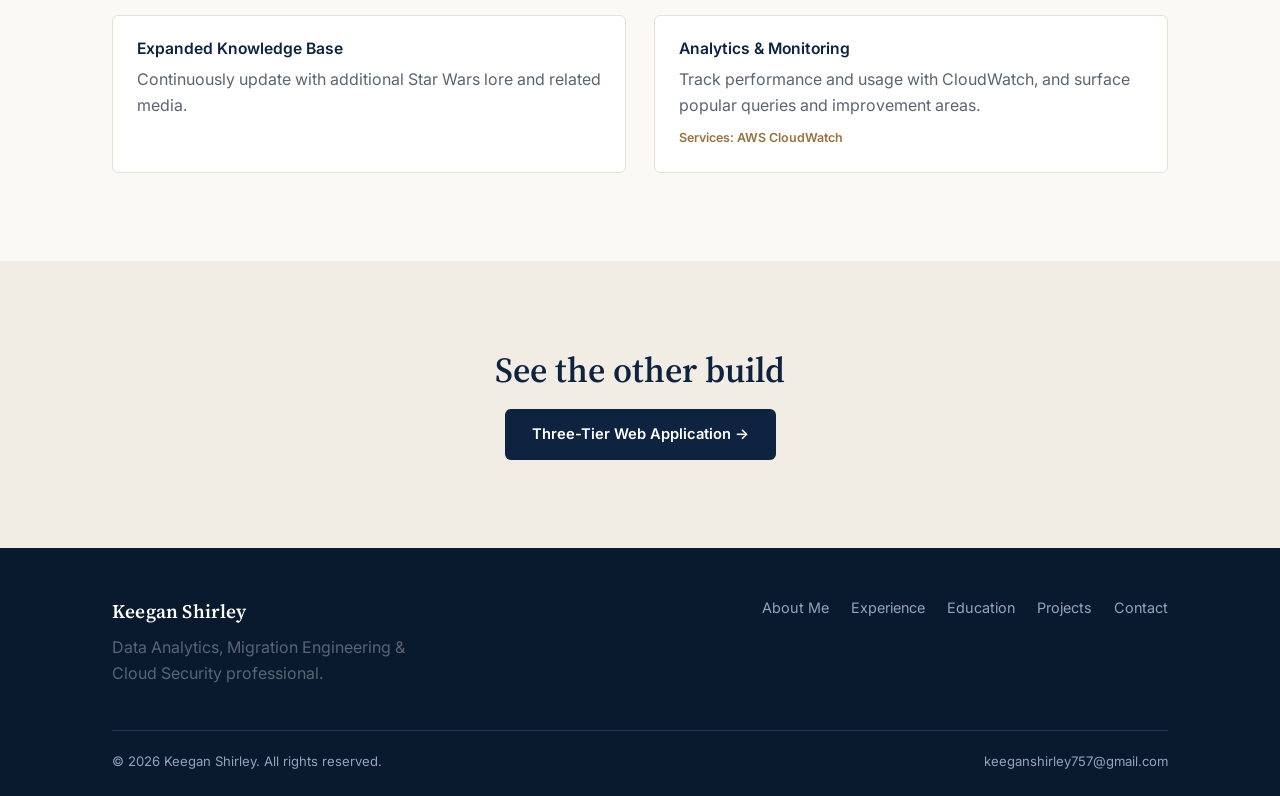
<file: projects/ai-model.html>
<!doctype html>
<html lang="en">
<head>
<meta charset="UTF-8">
<meta name="viewport" content="width=device-width, initial-scale=1">
<title>Chat-GP3P0: A Conversational AI Model — Keegan Shirley</title>
<meta name="description" content="Case study: an AWS Bedrock + Lex chatbot using retrieval-augmented generation over a custom knowledge base.">
<link rel="preconnect" href="https://fonts.googleapis.com">
<link rel="preconnect" href="https://fonts.gstatic.com" crossorigin>
<link href="https://fonts.googleapis.com/css2?family=Source+Serif+4:wght@500;600;700&family=Inter:wght@400;500;600;700&display=swap" rel="stylesheet">
<link rel="stylesheet" href="/css/style.css">
</head>
<body>

<header class="site-header">
  <div class="nav-wrap">
    <a href="/" class="brand">Keegan <span>Shirley</span></a>
    <nav class="main-nav">
      <a href="/" data-match="/">About Me</a>
      <a href="/experience.html" data-match="/experience.html">Experience</a>
      <a href="/education.html" data-match="/education.html">Education</a>
      <a href="/projects/" data-match="/projects/">Projects</a>
      <a href="/contact.html" data-match="/contact.html">Contact</a>
      <a href="/resume/keegan-shirley-resume.pdf" class="btn btn-gold nav-cta" target="_blank" rel="noopener">Resume</a>
    </nav>
    <button class="nav-toggle" aria-label="Menu"><span></span><span></span><span></span></button>
  </div>
</header>

<section class="project-hero">
  <div class="container">
    <a href="/projects/" class="back-link">&larr; All Projects</a>
    <div class="eyebrow">Case Study &middot; Generative AI</div>
    <h1>Chat-GP3P0: A Conversational AI Model</h1>
    <p>A functional AI-powered LLM chatbot that pulls from a custom knowledge base using retrieval-augmented generation. Primed with the full script of Star Wars: A New Hope, it gives thoughtful, in-character answers about the film, its significance, and its cultural impact.</p>
    <div class="tag-row"><span class="tag">Amazon Bedrock</span><span class="tag">Amazon Lex</span><span class="tag">Amazon S3</span><span class="tag">Claude by Anthropic</span></div>
  </div>
</section>

<section>
  <div class="container">
    <div class="grid-2">
      <div>
        <div class="eyebrow">Objectives</div>
        <h3>Functional Requirements</h3>
        <ul class="req-list">
          <li><span class="mark">&#10003;</span> Provide intelligent, thoughtful responses to all questions about Star Wars: A New Hope</li>
          <li><span class="mark">&#10003;</span> Integrate the chatbot with a comprehensive knowledge base of detailed film information</li>
        </ul>
      </div>
      <div>
        <div class="eyebrow">&nbsp;</div>
        <h3>Non-Functional Requirements</h3>
        <ul class="req-list">
          <li><span class="mark">&#10003;</span> Maintain an average response time under 3 seconds per query</li>
          <li><span class="mark">&#10003;</span> Uptime availability of 99.95%</li>
        </ul>
      </div>
    </div>
  </div>
</section>

<section class="alt">
  <div class="container">
    <div class="section-head">
      <div class="eyebrow">Architecture</div>
      <h2>Workflow &amp; Draft Architecture</h2>
    </div>
    <div class="grid-2" style="align-items:center;">
      <ol class="req-list" style="counter-reset:step;">
        <li><span class="mark">1</span> Choose an appropriate foundational model in Amazon Bedrock</li>
        <li><span class="mark">2</span> Store reference data in an Amazon S3 bucket</li>
        <li><span class="mark">3</span> Create a knowledge base in Bedrock, add the S3 bucket, and connect the foundational model</li>
        <li><span class="mark">4</span> Configure the AI chatbot agent using Amazon Lex and add intents</li>
        <li><span class="mark">5</span> Test and monitor performance</li>
      </ol>
      <img src="/images/ai-model/architecture.jpg" alt="Architecture diagram: users to AI Chatbot (Lex) to Knowledge Base (Bedrock) to Data Repository (S3)" style="border-radius:6px;border:1px solid var(--border);box-shadow:var(--shadow);" data-zoomable>
    </div>
  </div>
</section>

<section>
  <div class="container">
    <div class="section-head">
      <div class="eyebrow">Building It</div>
      <h2>From foundational model to working chatbot</h2>
    </div>

    <p><strong>Selecting a foundational model.</strong> Claude by Anthropic was the right fit for this project because of its advanced language understanding and generation — with a serverless deployment type and a 100,000-token context window, it comfortably handles the application's request load.</p>
    <p><strong>Creating the S3 bucket.</strong> I created a general-purpose bucket with encryption enabled and uploaded the full script of Star Wars: A New Hope as the first data deposit.</p>

    <div class="step">
      <div>
        <div class="step-num">STEP 03</div>
        <h3>Integrating a knowledge base</h3>
        <p>Back in Bedrock, I created a knowledge base for the foundational model to pull from, chose S3 as the data source, and pointed it at the bucket from the previous step — using the default embedding model and vector store.</p>
      </div>
      <div class="step-media"><img src="/images/ai-model/bedrock-data-source.jpg" alt="Amazon Bedrock: choose data source screen, Amazon S3 selected" data-zoomable></div>
    </div>

    <div class="step reverse">
      <div>
        <div class="step-num">STEP 04</div>
        <h3>Configuring a chatbot with Amazon Lex</h3>
        <p>I named the bot, created an IAM role granting Lex the minimum permissions needed, and added a hard-coded <code>WelcomeIntent</code> to greet new users. I then added a built-in generative AI intent, <code>QnABotIntent</code>, to parse the knowledge base and generate thoughtful responses to user questions.</p>
      </div>
      <div class="step-media"><img src="/images/ai-model/lex-intents.jpg" alt="Amazon Lex intents list: QnABotIntent, WelcomeIntent, FallbackIntent" data-zoomable></div>
    </div>

    <div class="step">
      <div>
        <div class="step-num">STEP 05</div>
        <h3>Testing for effectiveness</h3>
        <p>With the chatbot developed, primed with a knowledge base, and connected to a web application, I ran queries to gauge response accuracy and effectiveness. As I added more information to the S3 bucket for context, the responses became noticeably more insightful.</p>
      </div>
      <div class="step-media"><img src="/images/ai-model/chatbot-demo-1.jpg" alt="Chat-GP3P0 test conversation about Luke Skywalker" data-zoomable></div>
    </div>
    <div style="max-width:280px;margin:-24px auto 0;">
      <img src="/images/ai-model/chatbot-demo-2.jpg" alt="Chat-GP3P0 test conversation about critic reception and fun facts" style="border-radius:6px;border:1px solid var(--border);box-shadow:var(--shadow);" data-zoomable>
    </div>
  </div>
</section>

<section class="alt">
  <div class="container">
    <div class="section-head">
      <div class="eyebrow">Results</div>
      <h2>Requirements Evaluation</h2>
    </div>
    <ul class="req-list">
      <li><span class="mark">&#10003;</span> <strong>Intelligent responses</strong> — Chat-GP3P0 provides thoughtful, contextually relevant answers using Claude by Anthropic for advanced language understanding.</li>
      <li><span class="mark">&#10003;</span> <strong>Knowledge base integration</strong> — connected to a comprehensive S3-backed knowledge base via Amazon Bedrock.</li>
      <li><span class="mark">&#10003;</span> <strong>Response time</strong> — testing samples show a consistent average under 2 seconds, beating the 3-second target.</li>
      <li><span class="mark">&#10003;</span> <strong>Uptime</strong> — based on AWS service SLAs, the system achieves at least 99.95% monthly uptime.</li>
    </ul>
  </div>
</section>

<section>
  <div class="container">
    <div class="section-head">
      <div class="eyebrow">What's Next</div>
      <h2>Future Improvements &amp; Upgrades</h2>
    </div>
    <div class="grid-2">
      <div class="improve-card">
        <h4>User Experience Enhancements</h4>
        <p class="text-muted" style="margin:0;">Rebuild the UI with a modern framework (React, Angular) and responsive design for use across devices.</p>
      </div>
      <div class="improve-card">
        <h4>Enhanced User Interaction</h4>
        <p class="text-muted" style="margin:0;">Add NLU capabilities for more diverse inputs, plus voice interaction via Amazon Polly.</p>
      </div>
      <div class="improve-card">
        <h4>Expanded Knowledge Base</h4>
        <p class="text-muted" style="margin:0;">Continuously update with additional Star Wars lore and related media.</p>
      </div>
      <div class="improve-card">
        <h4>Analytics &amp; Monitoring</h4>
        <p class="text-muted" style="margin:0;">Track performance and usage with CloudWatch, and surface popular queries and improvement areas.</p>
        <div class="services">Services: AWS CloudWatch</div>
      </div>
    </div>
  </div>
</section>

<section class="alt center">
  <div class="container">
    <h2>See the other build</h2>
    <a href="/projects/three-tier.html" class="btn btn-primary">Three-Tier Web Application &rarr;</a>
  </div>
</section>

<footer class="site-footer">
  <div class="container">
    <div class="footer-grid">
      <div>
        <div class="brand">Keegan Shirley</div>
        <p class="text-muted" style="margin-top:8px;max-width:34ch;">Data Analytics, Migration Engineering &amp; Cloud Security professional.</p>
      </div>
      <nav class="footer-nav">
        <a href="/">About Me</a>
        <a href="/experience.html">Experience</a>
        <a href="/education.html">Education</a>
        <a href="/projects/">Projects</a>
        <a href="/contact.html">Contact</a>
      </nav>
    </div>
    <div class="footer-bottom">
      <span>&copy; 2026 Keegan Shirley. All rights reserved.</span>
      <span><a href="mailto:keeganshirley757@gmail.com">keeganshirley757@gmail.com</a></span>
    </div>
  </div>
</footer>

<script src="/js/main.js"></script>
</body>
</html>
</file>
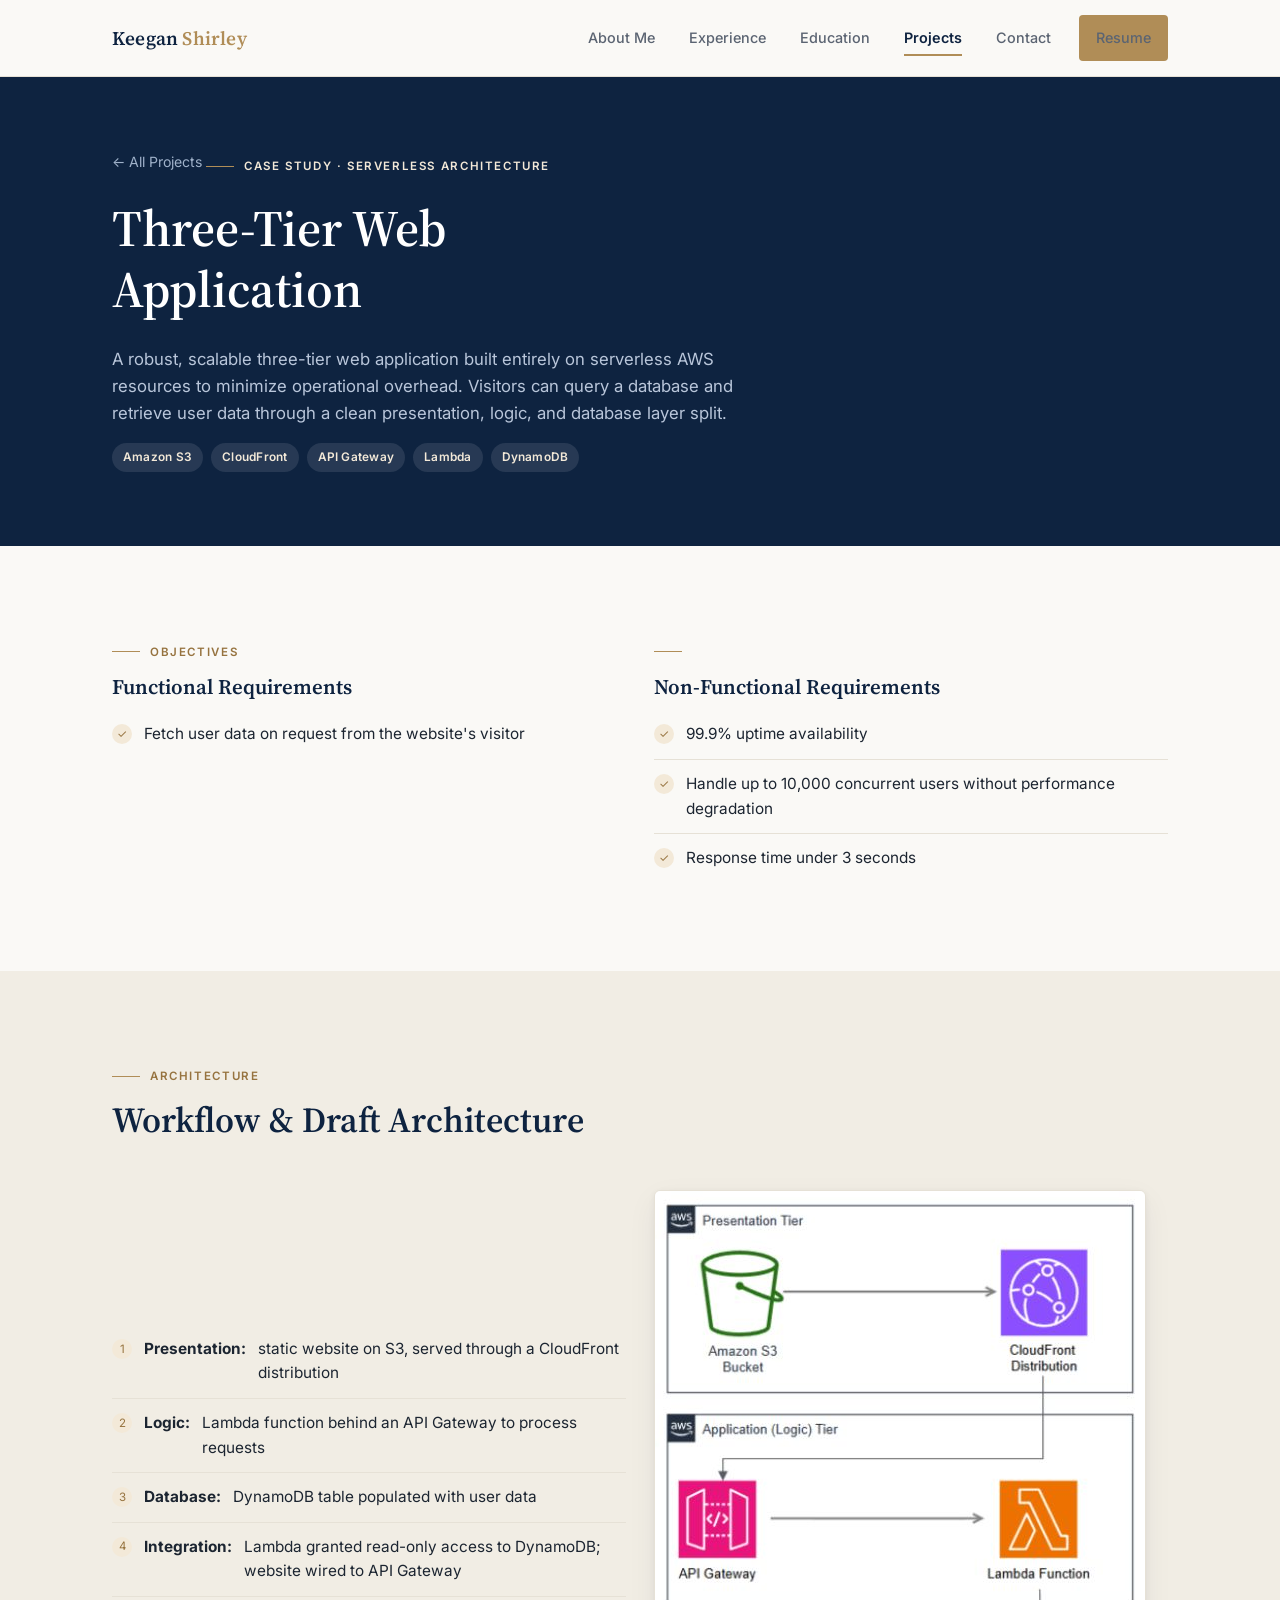
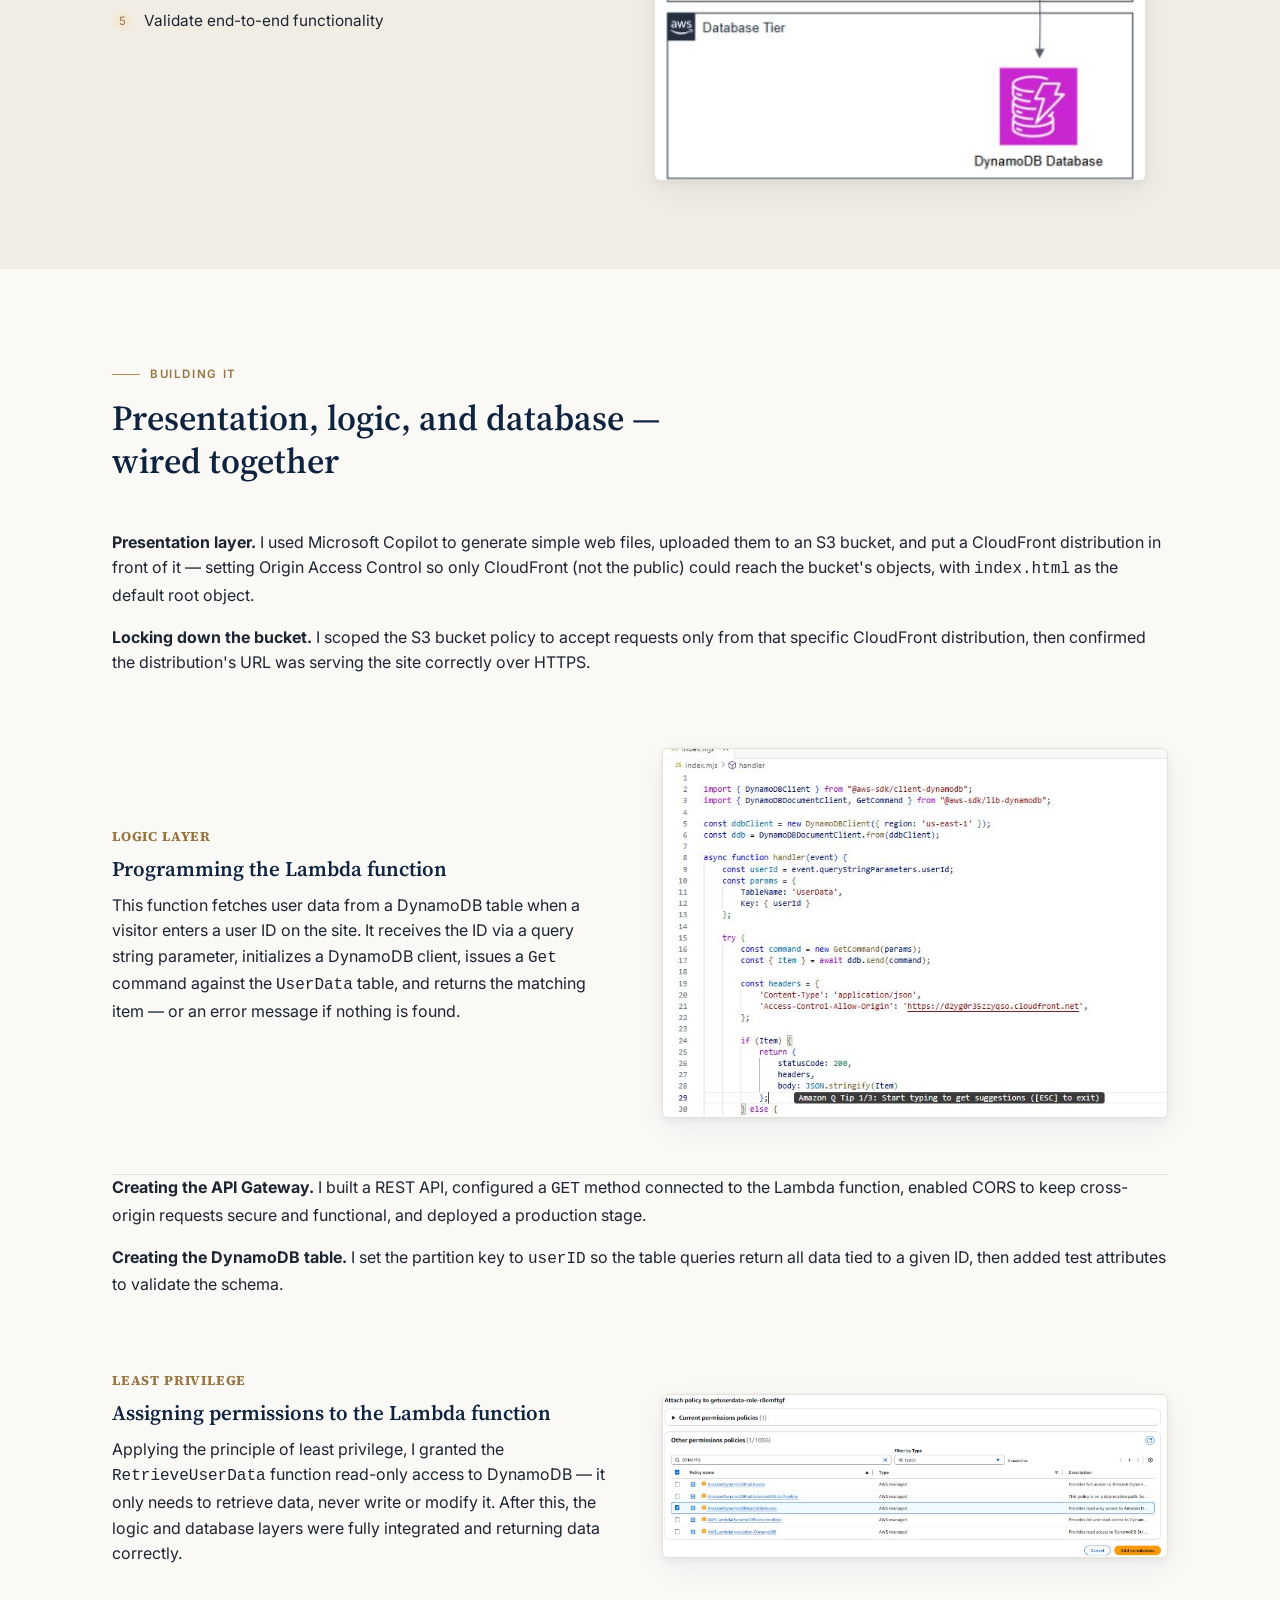
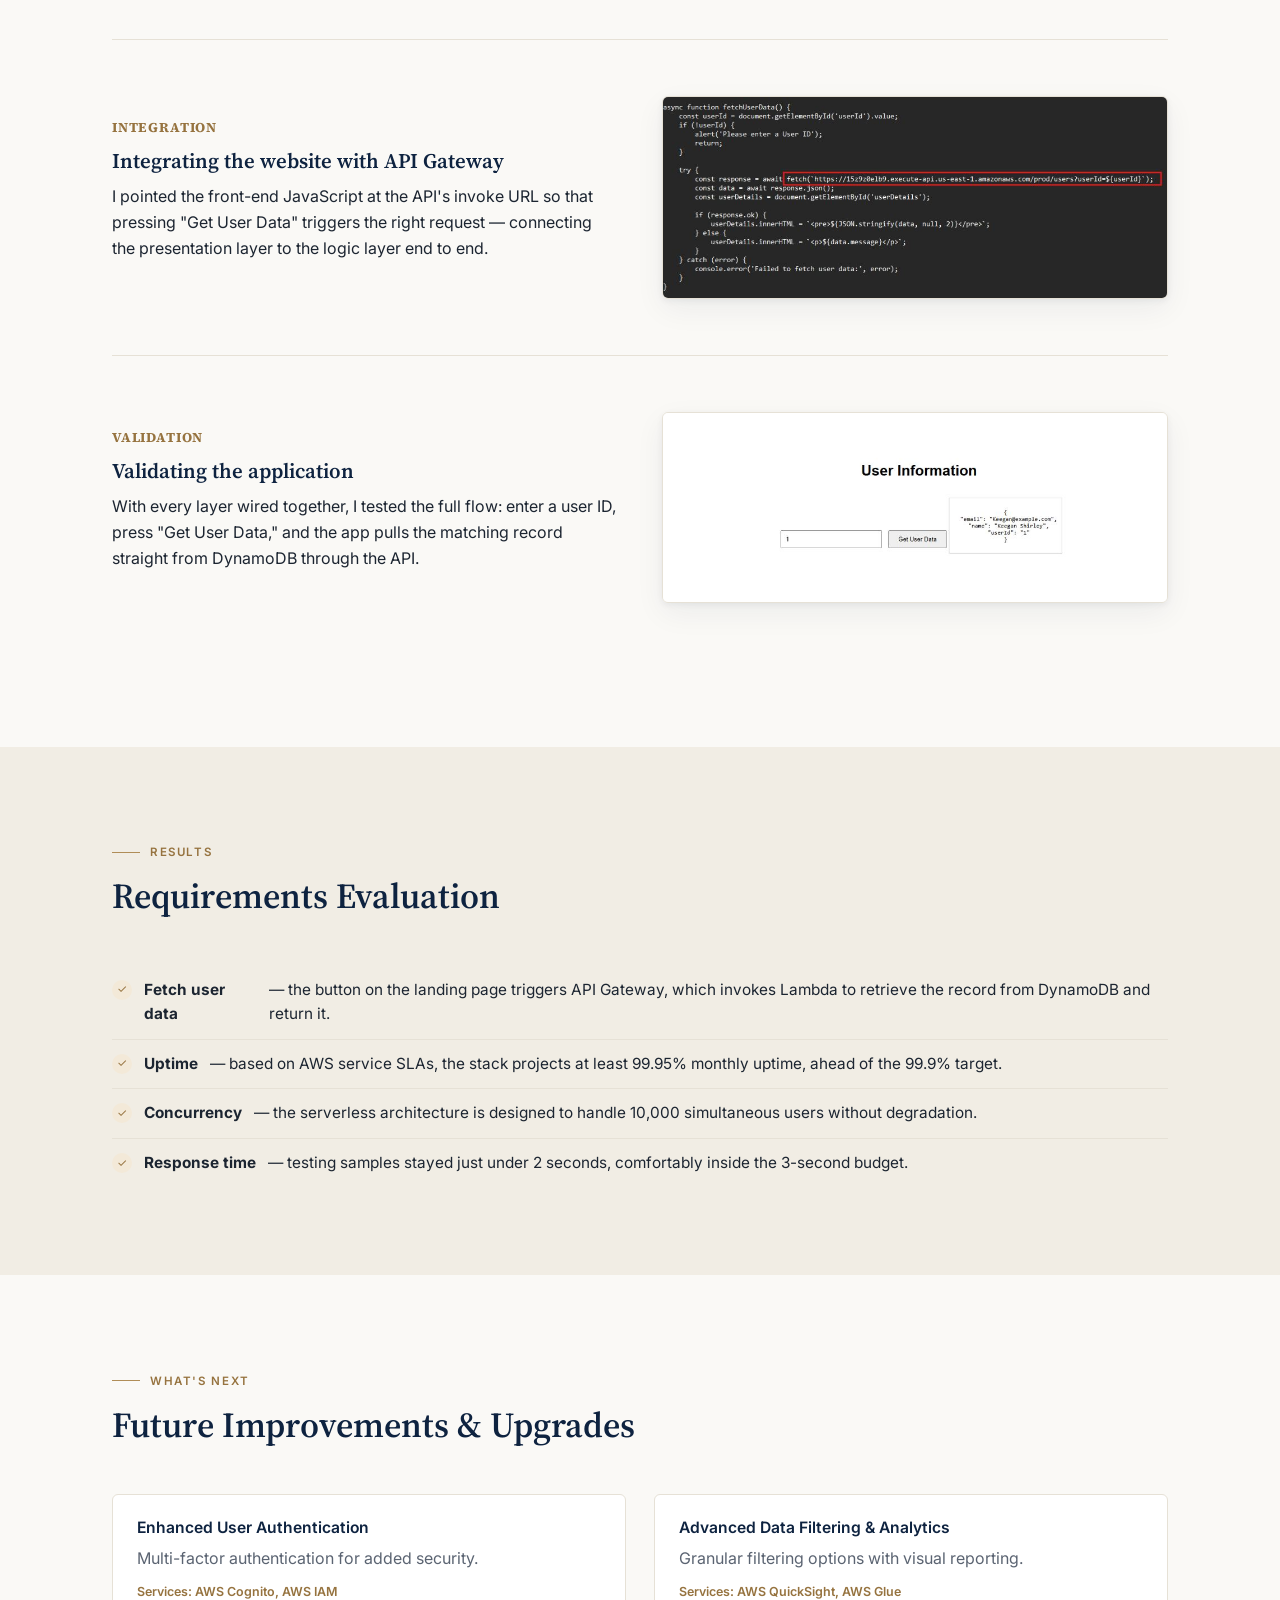
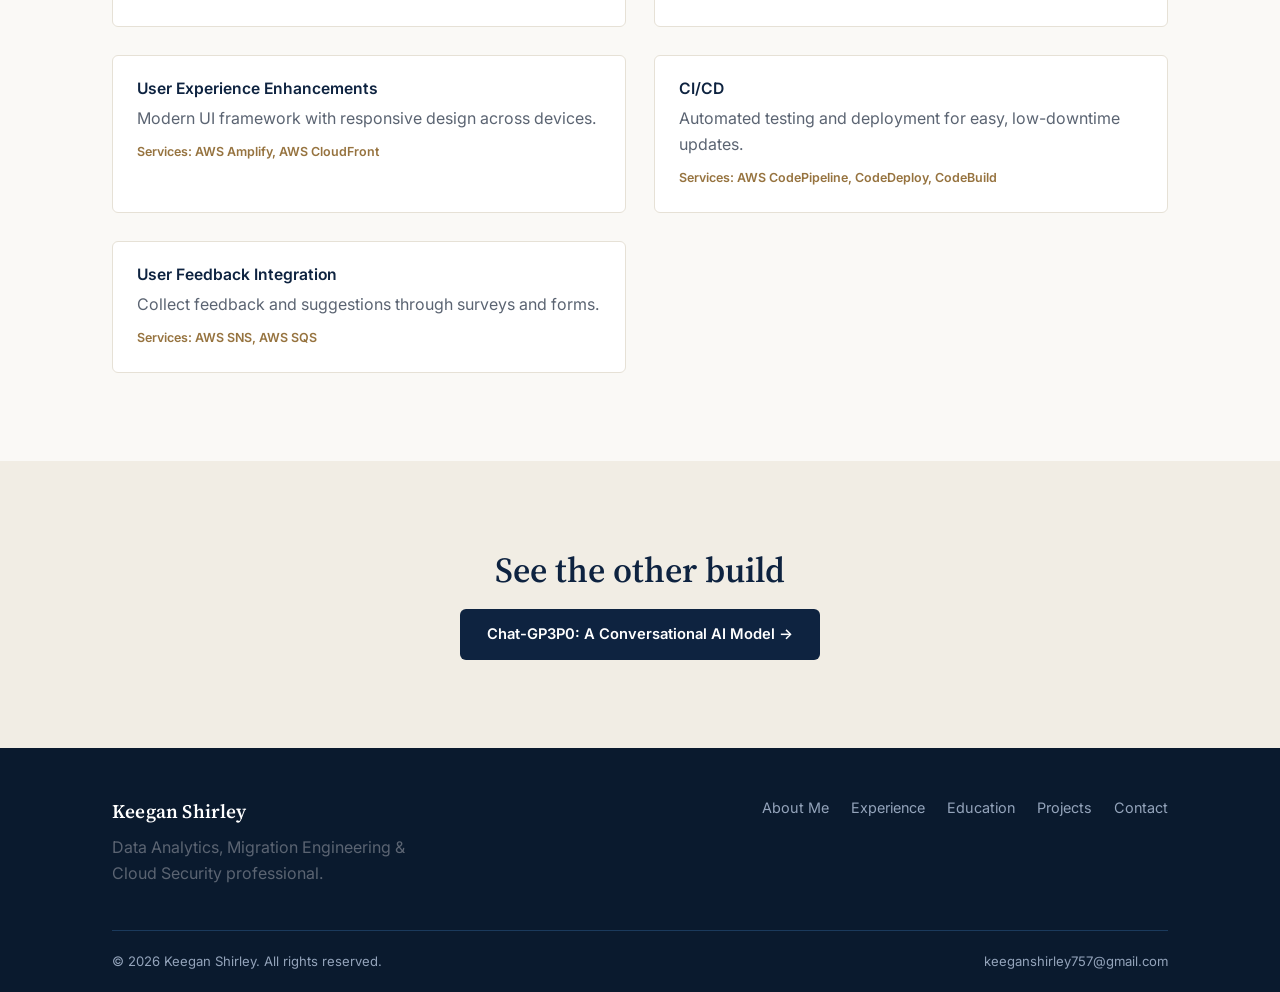
<file: projects/three-tier.html>
<!doctype html>
<html lang="en">
<head>
<meta charset="UTF-8">
<meta name="viewport" content="width=device-width, initial-scale=1">
<title>Three-Tier Web Application — Keegan Shirley</title>
<meta name="description" content="Case study: a fully serverless three-tier web application on S3, CloudFront, API Gateway, Lambda, and DynamoDB.">
<link rel="preconnect" href="https://fonts.googleapis.com">
<link rel="preconnect" href="https://fonts.gstatic.com" crossorigin>
<link href="https://fonts.googleapis.com/css2?family=Source+Serif+4:wght@500;600;700&family=Inter:wght@400;500;600;700&display=swap" rel="stylesheet">
<link rel="stylesheet" href="/css/style.css">
</head>
<body>

<header class="site-header">
  <div class="nav-wrap">
    <a href="/" class="brand">Keegan <span>Shirley</span></a>
    <nav class="main-nav">
      <a href="/" data-match="/">About Me</a>
      <a href="/experience.html" data-match="/experience.html">Experience</a>
      <a href="/education.html" data-match="/education.html">Education</a>
      <a href="/projects/" data-match="/projects/">Projects</a>
      <a href="/contact.html" data-match="/contact.html">Contact</a>
      <a href="/resume/keegan-shirley-resume.pdf" class="btn btn-gold nav-cta" target="_blank" rel="noopener">Resume</a>
    </nav>
    <button class="nav-toggle" aria-label="Menu"><span></span><span></span><span></span></button>
  </div>
</header>

<section class="project-hero">
  <div class="container">
    <a href="/projects/" class="back-link">&larr; All Projects</a>
    <div class="eyebrow">Case Study &middot; Serverless Architecture</div>
    <h1>Three-Tier Web Application</h1>
    <p>A robust, scalable three-tier web application built entirely on serverless AWS resources to minimize operational overhead. Visitors can query a database and retrieve user data through a clean presentation, logic, and database layer split.</p>
    <div class="tag-row"><span class="tag">Amazon S3</span><span class="tag">CloudFront</span><span class="tag">API Gateway</span><span class="tag">Lambda</span><span class="tag">DynamoDB</span></div>
  </div>
</section>

<section>
  <div class="container">
    <div class="grid-2">
      <div>
        <div class="eyebrow">Objectives</div>
        <h3>Functional Requirements</h3>
        <ul class="req-list">
          <li><span class="mark">&#10003;</span> Fetch user data on request from the website's visitor</li>
        </ul>
      </div>
      <div>
        <div class="eyebrow">&nbsp;</div>
        <h3>Non-Functional Requirements</h3>
        <ul class="req-list">
          <li><span class="mark">&#10003;</span> 99.9% uptime availability</li>
          <li><span class="mark">&#10003;</span> Handle up to 10,000 concurrent users without performance degradation</li>
          <li><span class="mark">&#10003;</span> Response time under 3 seconds</li>
        </ul>
      </div>
    </div>
  </div>
</section>

<section class="alt">
  <div class="container">
    <div class="section-head">
      <div class="eyebrow">Architecture</div>
      <h2>Workflow &amp; Draft Architecture</h2>
    </div>
    <div class="grid-2" style="align-items:center;">
      <ol class="req-list">
        <li><span class="mark">1</span> <strong>Presentation:</strong> static website on S3, served through a CloudFront distribution</li>
        <li><span class="mark">2</span> <strong>Logic:</strong> Lambda function behind an API Gateway to process requests</li>
        <li><span class="mark">3</span> <strong>Database:</strong> DynamoDB table populated with user data</li>
        <li><span class="mark">4</span> <strong>Integration:</strong> Lambda granted read-only access to DynamoDB; website wired to API Gateway</li>
        <li><span class="mark">5</span> Validate end-to-end functionality</li>
      </ol>
      <img src="/images/three-tier/architecture.jpg" alt="Architecture diagram: S3 to CloudFront to API Gateway to Lambda to DynamoDB, split into presentation, application, and database tiers" style="border-radius:6px;border:1px solid var(--border);box-shadow:var(--shadow);" data-zoomable>
    </div>
  </div>
</section>

<section>
  <div class="container">
    <div class="section-head">
      <div class="eyebrow">Building It</div>
      <h2>Presentation, logic, and database — wired together</h2>
    </div>

    <p><strong>Presentation layer.</strong> I used Microsoft Copilot to generate simple web files, uploaded them to an S3 bucket, and put a CloudFront distribution in front of it — setting Origin Access Control so only CloudFront (not the public) could reach the bucket's objects, with <code>index.html</code> as the default root object.</p>
    <p><strong>Locking down the bucket.</strong> I scoped the S3 bucket policy to accept requests only from that specific CloudFront distribution, then confirmed the distribution's URL was serving the site correctly over HTTPS.</p>

    <div class="step">
      <div>
        <div class="step-num">LOGIC LAYER</div>
        <h3>Programming the Lambda function</h3>
        <p>This function fetches user data from a DynamoDB table when a visitor enters a user ID on the site. It receives the ID via a query string parameter, initializes a DynamoDB client, issues a <code>Get</code> command against the <code>UserData</code> table, and returns the matching item — or an error message if nothing is found.</p>
      </div>
      <div class="step-media"><img src="/images/three-tier/lambda-function.jpg" alt="RetrieveUserData Lambda function source code" data-zoomable></div>
    </div>

    <p><strong>Creating the API Gateway.</strong> I built a REST API, configured a <code>GET</code> method connected to the Lambda function, enabled CORS to keep cross-origin requests secure and functional, and deployed a production stage.</p>
    <p><strong>Creating the DynamoDB table.</strong> I set the partition key to <code>userID</code> so the table queries return all data tied to a given ID, then added test attributes to validate the schema.</p>

    <div class="step reverse">
      <div>
        <div class="step-num">LEAST PRIVILEGE</div>
        <h3>Assigning permissions to the Lambda function</h3>
        <p>Applying the principle of least privilege, I granted the <code>RetrieveUserData</code> function read-only access to DynamoDB — it only needs to retrieve data, never write or modify it. After this, the logic and database layers were fully integrated and returning data correctly.</p>
      </div>
      <div class="step-media"><img src="/images/three-tier/iam-policy.jpg" alt="IAM policy attachment: AmazonDynamoDBReadOnlyAccess selected for the Lambda execution role" data-zoomable></div>
    </div>

    <div class="step">
      <div>
        <div class="step-num">INTEGRATION</div>
        <h3>Integrating the website with API Gateway</h3>
        <p>I pointed the front-end JavaScript at the API's invoke URL so that pressing "Get User Data" triggers the right request — connecting the presentation layer to the logic layer end to end.</p>
      </div>
      <div class="step-media"><img src="/images/three-tier/frontend-fetch.jpg" alt="Front-end JavaScript fetching user data from the API Gateway invoke URL" data-zoomable></div>
    </div>

    <div class="step reverse">
      <div>
        <div class="step-num">VALIDATION</div>
        <h3>Validating the application</h3>
        <p>With every layer wired together, I tested the full flow: enter a user ID, press "Get User Data," and the app pulls the matching record straight from DynamoDB through the API.</p>
      </div>
      <div class="step-media"><img src="/images/three-tier/live-demo.jpg" alt="Working demo: User Information lookup returning a JSON record" data-zoomable></div>
    </div>
  </div>
</section>

<section class="alt">
  <div class="container">
    <div class="section-head">
      <div class="eyebrow">Results</div>
      <h2>Requirements Evaluation</h2>
    </div>
    <ul class="req-list">
      <li><span class="mark">&#10003;</span> <strong>Fetch user data</strong> — the button on the landing page triggers API Gateway, which invokes Lambda to retrieve the record from DynamoDB and return it.</li>
      <li><span class="mark">&#10003;</span> <strong>Uptime</strong> — based on AWS service SLAs, the stack projects at least 99.95% monthly uptime, ahead of the 99.9% target.</li>
      <li><span class="mark">&#10003;</span> <strong>Concurrency</strong> — the serverless architecture is designed to handle 10,000 simultaneous users without degradation.</li>
      <li><span class="mark">&#10003;</span> <strong>Response time</strong> — testing samples stayed just under 2 seconds, comfortably inside the 3-second budget.</li>
    </ul>
  </div>
</section>

<section>
  <div class="container">
    <div class="section-head">
      <div class="eyebrow">What's Next</div>
      <h2>Future Improvements &amp; Upgrades</h2>
    </div>
    <div class="grid-2">
      <div class="improve-card">
        <h4>Enhanced User Authentication</h4>
        <p class="text-muted" style="margin:0;">Multi-factor authentication for added security.</p>
        <div class="services">Services: AWS Cognito, AWS IAM</div>
      </div>
      <div class="improve-card">
        <h4>Advanced Data Filtering &amp; Analytics</h4>
        <p class="text-muted" style="margin:0;">Granular filtering options with visual reporting.</p>
        <div class="services">Services: AWS QuickSight, AWS Glue</div>
      </div>
      <div class="improve-card">
        <h4>User Experience Enhancements</h4>
        <p class="text-muted" style="margin:0;">Modern UI framework with responsive design across devices.</p>
        <div class="services">Services: AWS Amplify, AWS CloudFront</div>
      </div>
      <div class="improve-card">
        <h4>CI/CD</h4>
        <p class="text-muted" style="margin:0;">Automated testing and deployment for easy, low-downtime updates.</p>
        <div class="services">Services: AWS CodePipeline, CodeDeploy, CodeBuild</div>
      </div>
      <div class="improve-card">
        <h4>User Feedback Integration</h4>
        <p class="text-muted" style="margin:0;">Collect feedback and suggestions through surveys and forms.</p>
        <div class="services">Services: AWS SNS, AWS SQS</div>
      </div>
    </div>
  </div>
</section>

<section class="alt center">
  <div class="container">
    <h2>See the other build</h2>
    <a href="/projects/ai-model.html" class="btn btn-primary">Chat-GP3P0: A Conversational AI Model &rarr;</a>
  </div>
</section>

<footer class="site-footer">
  <div class="container">
    <div class="footer-grid">
      <div>
        <div class="brand">Keegan Shirley</div>
        <p class="text-muted" style="margin-top:8px;max-width:34ch;">Data Analytics, Migration Engineering &amp; Cloud Security professional.</p>
      </div>
      <nav class="footer-nav">
        <a href="/">About Me</a>
        <a href="/experience.html">Experience</a>
        <a href="/education.html">Education</a>
        <a href="/projects/">Projects</a>
        <a href="/contact.html">Contact</a>
      </nav>
    </div>
    <div class="footer-bottom">
      <span>&copy; 2026 Keegan Shirley. All rights reserved.</span>
      <span><a href="mailto:keeganshirley757@gmail.com">keeganshirley757@gmail.com</a></span>
    </div>
  </div>
</footer>

<script src="/js/main.js"></script>
</body>
</html>
</file>
<file: css/style.css>
/* ===== Design tokens ===== */
:root {
  --navy-950: #0a1a2e;
  --navy-900: #0e2340;
  --navy-800: #16324f;
  --navy-700: #204268;
  --navy-600: #33587f;
  --gold-500: #b08d57;
  --gold-600: #96733f;
  --gold-100: #f3e9d8;
  --bg: #faf9f6;
  --bg-alt: #f1ede4;
  --bg-card: #ffffff;
  --text: #1c2531;
  --text-muted: #5b6472;
  --border: #e6e1d6;
  --border-dark: #2a3f5a;
  --shadow: 0 2px 6px rgba(14, 35, 64, 0.06), 0 10px 30px rgba(14, 35, 64, 0.06);
  --radius: 6px;
  --serif: "Source Serif 4", Georgia, serif;
  --sans: "Inter", -apple-system, BlinkMacSystemFont, "Segoe UI", sans-serif;
  --mono: "IBM Plex Mono", ui-monospace, SFMono-Regular, Menlo, monospace;
}

* { box-sizing: border-box; }
html { scroll-behavior: smooth; }

body {
  margin: 0;
  font-family: var(--sans);
  color: var(--text);
  background: var(--bg);
  line-height: 1.6;
  font-size: 16px;
  -webkit-font-smoothing: antialiased;
}

img { max-width: 100%; display: block; }
a { color: inherit; text-decoration: none; }

h1, h2, h3, h4 {
  font-family: var(--serif);
  font-weight: 600;
  line-height: 1.2;
  margin: 0 0 0.5em;
  color: var(--navy-900);
}

h1 { font-size: clamp(2.1rem, 4vw, 3.2rem); }
h2 { font-size: clamp(1.6rem, 3vw, 2.2rem); }
h3 { font-size: 1.3rem; }

p { margin: 0 0 1em; color: var(--text); }
.text-muted { color: var(--text-muted); }

.container {
  max-width: 1120px;
  margin: 0 auto;
  padding: 0 32px;
}

.eyebrow {
  display: inline-flex;
  align-items: center;
  gap: 10px;
  font-family: var(--sans);
  font-size: 0.72rem;
  font-weight: 600;
  letter-spacing: 0.14em;
  text-transform: uppercase;
  color: var(--gold-600);
  margin-bottom: 14px;
}
.eyebrow::before {
  content: "";
  width: 28px;
  height: 1px;
  background: var(--gold-500);
  display: inline-block;
}

section { padding: 88px 0; }
section.alt { background: var(--bg-alt); }
section.dark {
  background: var(--navy-900);
  color: #dbe4f0;
}
section.dark h1, section.dark h2, section.dark h3 { color: #fff; }
section.dark p { color: #b9c6da; }

.section-head { max-width: 640px; margin-bottom: 48px; }
.section-head.center { margin-left: auto; margin-right: auto; text-align: center; }

/* ===== Buttons ===== */
.btn {
  display: inline-flex;
  align-items: center;
  gap: 8px;
  padding: 13px 26px;
  border-radius: var(--radius);
  font-weight: 600;
  font-size: 0.92rem;
  border: 1px solid transparent;
  cursor: pointer;
  transition: all 0.18s ease;
}
.btn-primary { background: var(--navy-900); color: #fff; }
.btn-primary:hover { background: var(--navy-800); }
.btn-gold { background: var(--gold-500); color: #fff; }
.btn-gold:hover { background: var(--gold-600); }
.btn-outline { background: transparent; border-color: var(--border-dark); color: var(--navy-900); }
.btn-outline:hover { background: var(--navy-900); color: #fff; }
section.dark .btn-outline { border-color: #48607e; color: #fff; }
section.dark .btn-outline:hover { background: #fff; color: var(--navy-900); }

/* ===== Header / Nav ===== */
header.site-header {
  position: sticky;
  top: 0;
  z-index: 100;
  background: rgba(250, 249, 246, 0.92);
  backdrop-filter: saturate(180%) blur(10px);
  border-bottom: 1px solid var(--border);
}
.nav-wrap {
  max-width: 1120px;
  margin: 0 auto;
  padding: 0 32px;
  display: flex;
  align-items: center;
  justify-content: space-between;
  height: 76px;
}
.brand {
  font-family: var(--serif);
  font-size: 1.2rem;
  font-weight: 600;
  color: var(--navy-900);
  letter-spacing: 0.01em;
}
.brand span { color: var(--gold-500); }

nav.main-nav { display: flex; align-items: center; gap: 2px; }
nav.main-nav a {
  padding: 10px 16px;
  font-size: 0.9rem;
  font-weight: 500;
  color: var(--text-muted);
  border-radius: 4px;
  transition: color 0.15s ease;
  position: relative;
}
nav.main-nav a:hover { color: var(--navy-900); }
nav.main-nav a.active { color: var(--navy-900); font-weight: 600; }
nav.main-nav a.active::after {
  content: "";
  position: absolute;
  left: 16px; right: 16px; bottom: 4px;
  height: 2px;
  background: var(--gold-500);
}
.nav-cta { margin-left: 10px; }

.nav-toggle {
  display: none;
  background: none;
  border: none;
  cursor: pointer;
  padding: 8px;
}
.nav-toggle span {
  display: block;
  width: 22px;
  height: 2px;
  background: var(--navy-900);
  margin: 5px 0;
  transition: 0.2s;
}

@media (max-width: 860px) {
  nav.main-nav {
    position: fixed;
    top: 76px; left: 0; right: 0;
    background: var(--bg);
    border-bottom: 1px solid var(--border);
    flex-direction: column;
    align-items: stretch;
    padding: 8px 24px 20px;
    display: none;
    gap: 0;
  }
  nav.main-nav.open { display: flex; }
  nav.main-nav a { padding: 12px 4px; border-bottom: 1px solid var(--border); }
  nav.main-nav a.active::after { display: none; }
  .nav-cta { margin: 12px 0 0; align-self: flex-start; }
  .nav-toggle { display: block; }
}

/* ===== Hero ===== */
.hero {
  position: relative;
  padding: 120px 0 100px;
  background: var(--navy-950);
  color: #fff;
  overflow: hidden;
}
.hero::before {
  content: "";
  position: absolute; inset: 0;
  background-image: linear-gradient(120deg, rgba(10,26,46,0.94), rgba(14,35,64,0.86)), url("/images/about/hero.jpg");
  background-size: cover;
  background-position: center 60%;
  opacity: 0.9;
}
.hero-grid {
  position: relative;
  display: grid;
  grid-template-columns: 1.2fr 0.8fr;
  gap: 56px;
  align-items: center;
}
.hero h1 { color: #fff; margin-bottom: 18px; }
.hero .role { font-size: 1.1rem; color: var(--gold-100); font-weight: 500; margin-bottom: 20px; }
.hero p.lede { color: #c7d3e3; font-size: 1.08rem; max-width: 46ch; }
.hero-actions { display: flex; gap: 14px; margin-top: 30px; flex-wrap: wrap; }
.hero .btn-outline { border-color: #48607e; color: #fff; }
.hero .btn-outline:hover { background: #fff; color: var(--navy-900); }
.hero-photo-wrap { justify-self: center; position: relative; }
.hero-photo-wrap::before {
  content: "";
  position: absolute;
  inset: -14px;
  border: 1px solid var(--gold-500);
  border-radius: 50%;
}
.hero-photo {
  width: 260px; height: 260px;
  border-radius: 50%;
  object-fit: cover;
  border: 4px solid rgba(255,255,255,0.08);
  box-shadow: 0 20px 50px rgba(0,0,0,0.35);
}
.clearance-badge {
  display: inline-flex;
  align-items: center;
  gap: 8px;
  margin-top: 24px;
  padding: 8px 14px;
  background: rgba(255,255,255,0.06);
  border: 1px solid rgba(255,255,255,0.14);
  border-radius: 30px;
  font-size: 0.82rem;
  color: #dbe4f0;
}
.clearance-badge .dot { width: 7px; height: 7px; border-radius: 50%; background: #59d38c; }

@media (max-width: 860px) {
  .hero-grid { grid-template-columns: 1fr; text-align: center; }
  .hero-actions { justify-content: center; }
  .hero-photo-wrap { order: -1; }
}

/* ===== Cards ===== */
.card {
  background: var(--bg-card);
  border: 1px solid var(--border);
  border-radius: var(--radius);
  box-shadow: var(--shadow);
}
.card-pad { padding: 32px; }

.grid-2 { display: grid; grid-template-columns: 1fr 1fr; gap: 28px; }
.grid-3 { display: grid; grid-template-columns: repeat(3, 1fr); gap: 24px; }
@media (max-width: 760px) { .grid-2, .grid-3 { grid-template-columns: 1fr; } }

/* ===== About intro split ===== */
.intro-split {
  display: grid;
  grid-template-columns: 1.5fr 1fr;
  gap: 56px;
  align-items: start;
}
.intro-split img.portrait {
  border-radius: var(--radius);
  box-shadow: var(--shadow);
}
@media (max-width: 800px) { .intro-split { grid-template-columns: 1fr; } .intro-split img.portrait { max-width: 280px; margin: 0 auto; } }

.facts-card {
  background: var(--navy-900);
  color: #fff;
  border-radius: var(--radius);
  padding: 32px;
  box-shadow: var(--shadow);
}
.facts-card .eyebrow { color: var(--gold-100); }
.facts-list { list-style: none; margin: 0; padding: 0; }
.facts-list li {
  display: flex;
  flex-direction: column;
  gap: 3px;
  padding: 16px 0;
  border-bottom: 1px solid rgba(255,255,255,0.1);
}
.facts-list li:last-child { border-bottom: none; padding-bottom: 0; }
.facts-list .k { font-size: 0.74rem; text-transform: uppercase; letter-spacing: 0.08em; color: #93a6c2; }
.facts-list .v { font-family: var(--serif); font-size: 1.05rem; }

/* ===== Project preview cards ===== */
.project-card {
  display: grid;
  grid-template-columns: 320px 1fr;
  gap: 0;
  background: var(--bg-card);
  border: 1px solid var(--border);
  border-radius: var(--radius);
  overflow: hidden;
  box-shadow: var(--shadow);
  margin-bottom: 28px;
  transition: transform 0.18s ease, box-shadow 0.18s ease;
}
.project-card:hover { transform: translateY(-3px); box-shadow: 0 6px 16px rgba(14,35,64,0.1), 0 20px 40px rgba(14,35,64,0.1); }
.project-card .thumb {
  background: var(--navy-900);
  display: flex; align-items: center; justify-content: center;
  padding: 28px;
}
.project-card .thumb img { max-height: 180px; width: auto; margin: auto; }
.project-card .body { padding: 32px; }
.tag-row { display: flex; gap: 8px; flex-wrap: wrap; margin: 14px 0 18px; }
.tag {
  font-size: 0.74rem;
  font-weight: 600;
  letter-spacing: 0.02em;
  padding: 5px 11px;
  border-radius: 20px;
  background: var(--gold-100);
  color: var(--gold-600);
}
.read-link { font-weight: 600; color: var(--navy-900); display: inline-flex; align-items: center; gap: 6px; }
.read-link:hover { color: var(--gold-600); }
@media (max-width: 760px) { .project-card { grid-template-columns: 1fr; } }

/* ===== Timeline (experience) ===== */
.timeline { position: relative; padding-left: 36px; }
.timeline::before {
  content: "";
  position: absolute; left: 6px; top: 6px; bottom: 6px;
  width: 1px;
  background: var(--border-dark);
  opacity: 0.25;
}
.timeline-item { position: relative; padding-bottom: 48px; }
.timeline-item:last-child { padding-bottom: 0; }
.timeline-item::before {
  content: "";
  position: absolute; left: -36px; top: 4px;
  width: 13px; height: 13px;
  border-radius: 50%;
  background: var(--gold-500);
  border: 3px solid var(--bg);
  box-shadow: 0 0 0 1px var(--gold-500);
}
.timeline-item .role { font-family: var(--serif); font-size: 1.2rem; color: var(--navy-900); margin-bottom: 2px; }
.timeline-item .meta { display: flex; justify-content: space-between; flex-wrap: wrap; gap: 8px; color: var(--gold-600); font-weight: 600; font-size: 0.86rem; margin-bottom: 14px; }
.timeline-item .company { color: var(--text-muted); font-weight: 500; }

/* ===== Education / cert cards ===== */
.cert-card { display: flex; gap: 18px; }
.cert-icon {
  flex: none;
  width: 48px; height: 48px;
  border-radius: 10px;
  background: var(--navy-900);
  color: var(--gold-100);
  display: flex; align-items: center; justify-content: center;
  font-family: var(--serif); font-weight: 700;
}

/* ===== Requirements checklist ===== */
.req-list { list-style: none; padding: 0; margin: 0; }
.req-list li {
  display: flex;
  gap: 12px;
  padding: 12px 0;
  border-bottom: 1px solid var(--border);
  font-size: 0.96rem;
}
.req-list li:last-child { border-bottom: none; }
.req-list .mark {
  flex: none;
  width: 20px; height: 20px;
  border-radius: 50%;
  background: var(--gold-100);
  color: var(--gold-600);
  display: flex; align-items: center; justify-content: center;
  font-size: 0.72rem;
  margin-top: 2px;
}

/* ===== Process steps ===== */
.step {
  display: grid;
  grid-template-columns: 1fr 1fr;
  gap: 44px;
  align-items: center;
  padding: 56px 0;
  border-bottom: 1px solid var(--border);
}
.step:last-child { border-bottom: none; }
.step.reverse .step-media { order: 2; }
.step-num {
  font-family: var(--serif);
  font-size: 0.85rem;
  color: var(--gold-600);
  font-weight: 700;
  letter-spacing: 0.06em;
  margin-bottom: 10px;
}
.step-media img {
  border-radius: var(--radius);
  border: 1px solid var(--border);
  box-shadow: var(--shadow);
}
@media (max-width: 800px) {
  .step, .step.reverse { grid-template-columns: 1fr; }
  .step.reverse .step-media { order: 0; }
}

/* ===== Project hero ===== */
.project-hero {
  background: var(--navy-900);
  color: #fff;
  padding: 72px 0 56px;
}
.project-hero .eyebrow { color: var(--gold-100); }
.project-hero h1 { color: #fff; max-width: 20ch; }
.project-hero p { color: #b9c6da; max-width: 60ch; font-size: 1.05rem; }
.project-hero .tag { background: rgba(255,255,255,0.1); color: #f3e9d8; }
.back-link { display: inline-flex; align-items: center; gap: 6px; color: #9fb1c9; font-size: 0.88rem; margin-bottom: 24px; }
.back-link:hover { color: #fff; }

/* ===== Future improvements grid ===== */
.improve-card { padding: 24px; border: 1px solid var(--border); border-radius: var(--radius); background: var(--bg-card); }
.improve-card h4 { font-family: var(--sans); font-size: 0.98rem; margin-bottom: 8px; color: var(--navy-900); }
.improve-card .services { font-size: 0.78rem; color: var(--gold-600); font-weight: 600; margin-top: 10px; }

/* ===== Contact ===== */
.contact-grid { display: grid; grid-template-columns: repeat(3, 1fr); gap: 20px; }
.contact-card {
  padding: 30px 24px;
  border: 1px solid var(--border);
  border-radius: var(--radius);
  background: var(--bg-card);
  text-align: center;
}
.contact-card .label { font-size: 0.78rem; text-transform: uppercase; letter-spacing: 0.08em; color: var(--text-muted); margin-bottom: 8px; }
.contact-card .value { font-family: var(--serif); font-size: 1.15rem; color: var(--navy-900); }
.contact-card a.value:hover { color: var(--gold-600); }
@media (max-width: 760px) { .contact-grid { grid-template-columns: 1fr; } }

/* ===== Footer ===== */
footer.site-footer {
  background: var(--navy-950);
  color: #94a4bb;
  padding: 48px 0 28px;
}
.footer-grid { display: flex; justify-content: space-between; align-items: flex-start; flex-wrap: wrap; gap: 24px; margin-bottom: 28px; }
.footer-grid .brand { color: #fff; }
.footer-nav { display: flex; gap: 22px; flex-wrap: wrap; }
.footer-nav a { color: #94a4bb; font-size: 0.9rem; }
.footer-nav a:hover { color: #fff; }
.footer-bottom { border-top: 1px solid #1b3a5c; padding-top: 20px; font-size: 0.82rem; display: flex; justify-content: space-between; flex-wrap: wrap; gap: 10px; }

/* ===== Lightbox ===== */
.lightbox-overlay {
  position: fixed; inset: 0;
  background: rgba(10, 18, 30, 0.9);
  display: none;
  align-items: center; justify-content: center;
  z-index: 1000;
  padding: 40px;
}
.lightbox-overlay.open { display: flex; }
.lightbox-overlay img { max-width: 90vw; max-height: 85vh; border-radius: 4px; }
.lightbox-close { position: absolute; top: 24px; right: 32px; color: #fff; font-size: 1.8rem; cursor: pointer; background: none; border: none; }

[data-zoomable] { cursor: zoom-in; }

/* ===== Utility ===== */
.mt-0 { margin-top: 0; }
.center { text-align: center; }
</file>
